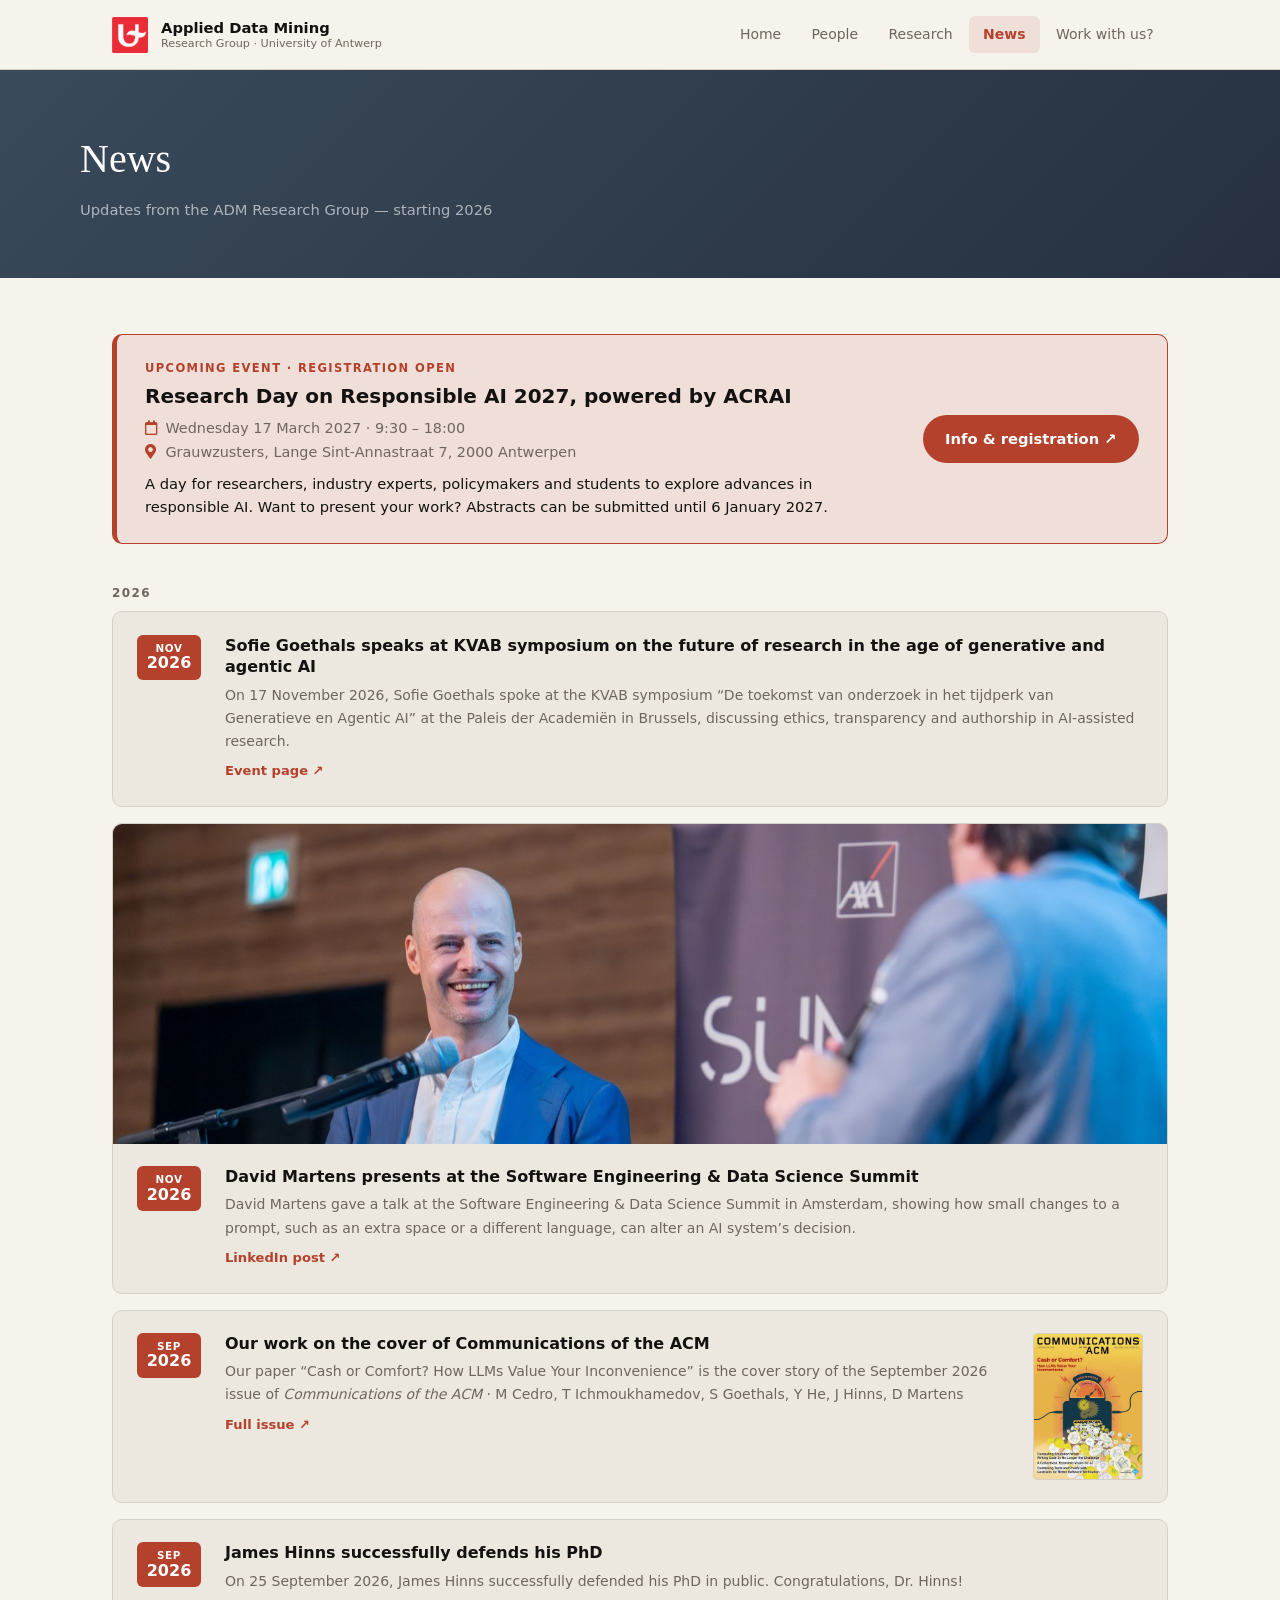
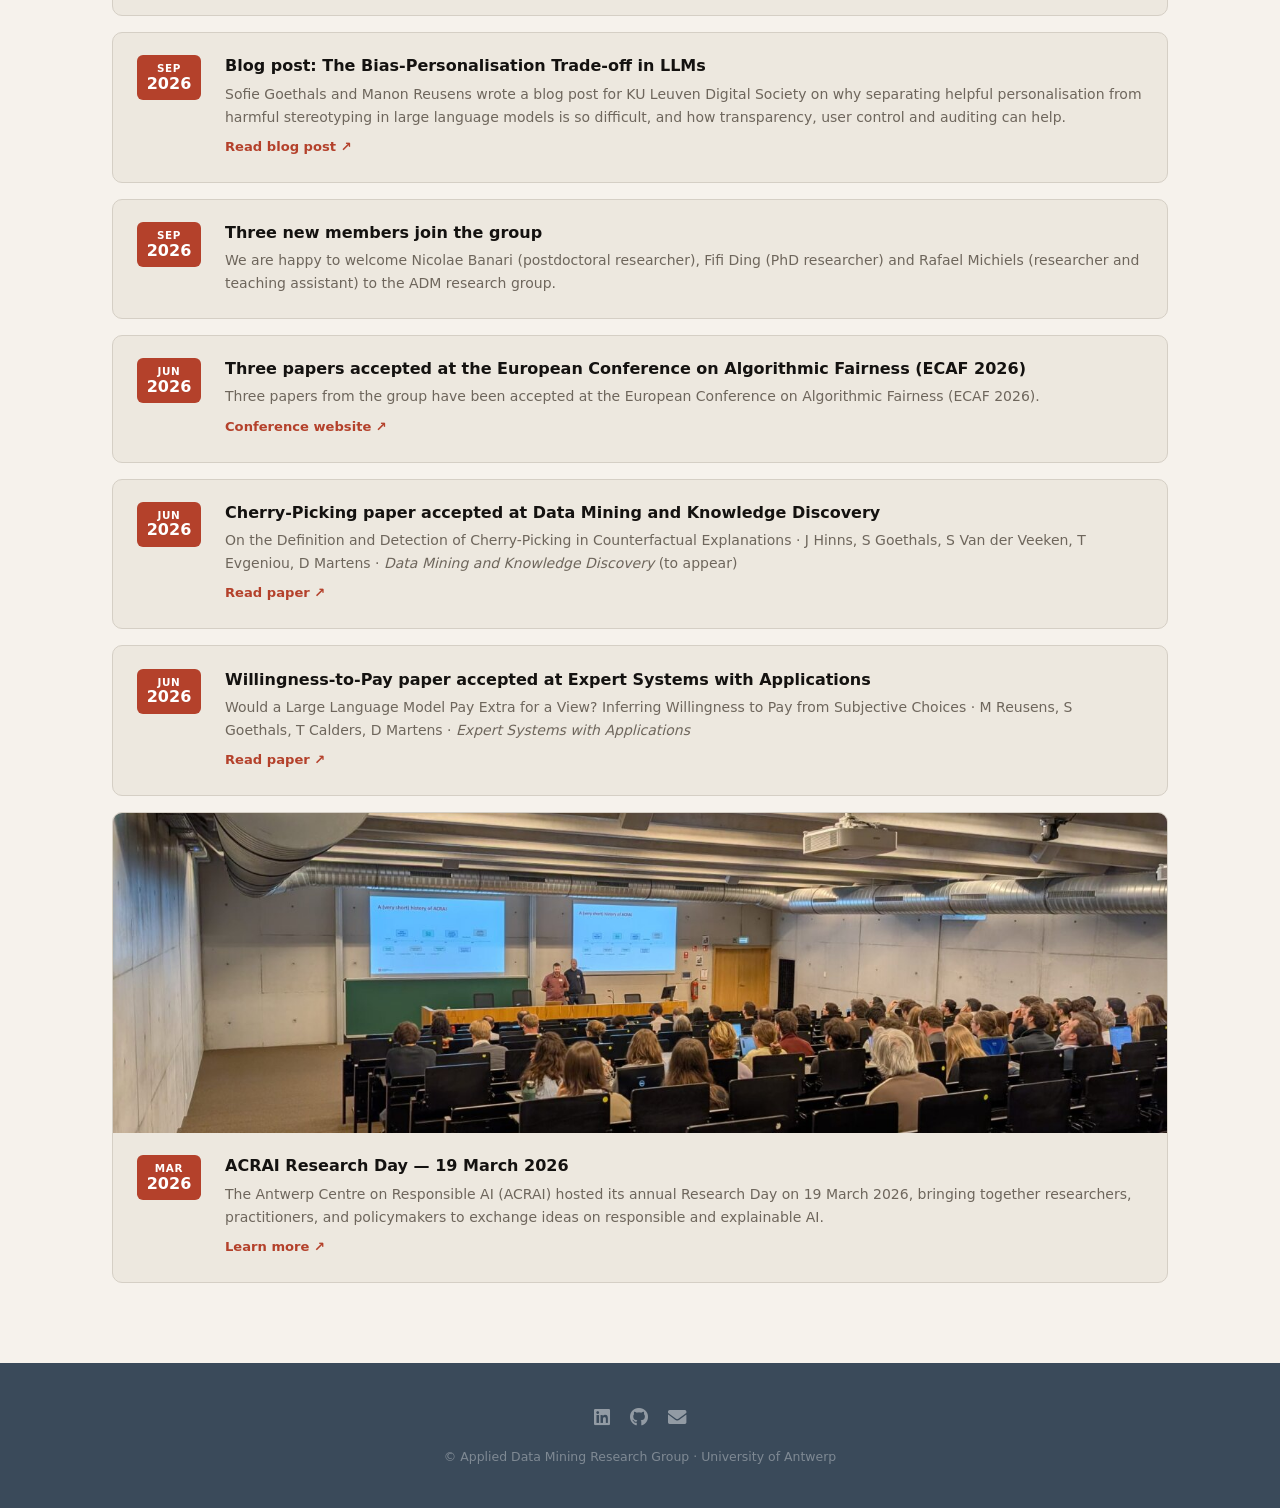
<file: news.html>
<!DOCTYPE html>
<html lang="en">
<head>
  <meta charset="UTF-8" />
  <meta name="viewport" content="width=device-width, initial-scale=1.0" />
  <title>News – ADM Research Group</title>
  <link rel="icon" href="images/UA_Logo.png" />
  <link rel="stylesheet" href="assets/css/fontawesome-all.min.css" />
  <link rel="stylesheet" href="assets/css/adm.css" />
</head>
<body>

  <!-- ════════════════════════════ SHARED NAV — active: News ═══ -->
  <header class="site-nav">
    <div class="nav-inner">
      <a class="nav-brand" href="index.html">
        <img class="nav-logo" src="images/UA_Logo.png" alt="UA" />
        <div class="nav-name">
          <strong>Applied Data Mining</strong>
          <span>Research Group · University of Antwerp</span>
        </div>
      </a>
      <nav class="nav-links">
        <a class="nav-link" href="index.html">Home</a>
        <a class="nav-link" href="people.html">People</a>
        <a class="nav-link" href="research.html">Research</a>
        <a class="nav-link active" href="news.html">News</a>
        <a class="nav-link" href="work-with-us.html">Work with us?</a>
      </nav>
    </div>
  </header>

  <div class="page-banner">
    <div class="page-banner-inner">
      <h1>News</h1>
      <p>Updates from the ADM Research Group — starting 2026</p>
    </div>
  </div>

  <main class="page-content">

    <!-- ═══════════════════════════════════════════════════════
         HOW TO ADD A NEWS ITEM
         Events / announcements  →  copy the standard .news-card block.
         Items with a photo      →  copy the .news-card--featured block.
         Publications            →  copy the .news-badge--pub block.
         Update badge-month (3-letter abbr.), badge-year, title, body.
         Newest items go at the TOP.
    ═══════════════════════════════════════════════════════════ -->

    <!-- ═══════════════════════════════════════════════════════
         UPCOMING EVENT ANNOUNCEMENT
         Update or remove this block once the event has passed.
    ═══════════════════════════════════════════════════════════ -->
    <section class="event-announce">
      <div>
        <p class="event-announce-label">Upcoming event · Registration open</p>
        <h2 class="event-announce-title">Research Day on Responsible AI 2027, powered by ACRAI</h2>
        <p class="event-announce-meta">
          <i class="far fa-calendar"></i> Wednesday 17 March 2027 · 9:30 – 18:00<br />
          <i class="fas fa-map-marker-alt"></i> Grauwzusters, Lange Sint-Annastraat 7, 2000 Antwerpen
        </p>
        <p class="event-announce-body">
          A day for researchers, industry experts, policymakers and students to explore advances in
          responsible AI. Want to present your work? Abstracts can be submitted until 6 January 2027.
        </p>
      </div>
      <a class="event-announce-btn"
         href="https://www.uantwerpen.be/en/research-groups/antwerp-center-responsible-ai/research-day/research_day_2027/"
         target="_blank" rel="noopener">Info &amp; registration ↗</a>
    </section>

    <p class="news-year-label">2026</p>
    <div class="news-list">

      <!-- ── EVENTS ─────────────────────────────────────────────── -->

      <article class="news-card">
        <div class="news-badge">
          <span class="news-badge-month">Nov</span>
          <span class="news-badge-year">2026</span>
        </div>
        <div>
          <h3 class="news-title">Sofie Goethals speaks at KVAB symposium on the future of research in the age of generative and agentic AI</h3>
          <p class="news-body">On 17 November 2026, Sofie Goethals spoke at the KVAB symposium &ldquo;De toekomst van onderzoek in het tijdperk van Generatieve en Agentic AI&rdquo; at the Paleis der Academiën in Brussels, discussing ethics, transparency and authorship in AI-assisted research.</p>
          <a class="news-link" href="https://kvab.be/nl/activiteiten/de-toekomst-van-onderzoek-het-tijdperk-van-generatieve-en-agentic-ai" target="_blank" rel="noopener">Event page ↗</a>
        </div>
      </article>

      <!-- FEATURED — with photo -->
      <article class="news-card news-card--featured">
        <img class="news-card-img"
             src="images/news/AXA%20summit.jpg" style="object-position: center 30%;"
             alt="David Martens presenting at the AXA Software Engineering &amp; Data Science Summit" />
        <div class="news-card-body">
          <div class="news-badge">
            <span class="news-badge-month">Nov</span>
            <span class="news-badge-year">2026</span>
          </div>
          <div>
            <h3 class="news-title">David Martens presents at the Software Engineering &amp; Data Science Summit</h3>
            <p class="news-body">David Martens gave a talk at the Software Engineering &amp; Data Science Summit in Amsterdam, showing how small changes to a prompt, such as an extra space or a different language, can alter an AI system&rsquo;s decision.</p>
            <a class="news-link" href="https://lnkd.in/p/eSr7jShF" target="_blank" rel="noopener">LinkedIn post ↗</a>
          </div>
        </div>
      </article>

      <article class="news-card news-card--thumb">
        <div class="news-badge news-badge--pub">
          <span class="news-badge-month">Sep</span>
          <span class="news-badge-year">2026</span>
        </div>
        <div>
          <h3 class="news-title">Our work on the cover of Communications of the ACM</h3>
          <p class="news-body">Our paper &ldquo;Cash or Comfort? How LLMs Value Your Inconvenience&rdquo; is the cover story of the September 2026 issue of <em>Communications of the ACM</em> · M Cedro, T Ichmoukhamedov, S Goethals, Y He, J Hinns, D Martens</p>
          <a class="news-link" href="https://cacm.acm.org/issue/september-2026/" target="_blank" rel="noopener">Full issue ↗</a>
        </div>
        <img class="news-card-thumb" src="images/news/CACM%20cover.jpg"
             alt="Cover of Communications of the ACM, September 2026: Cash or Comfort? How LLMs Value Your Inconvenience" />
      </article>

      <article class="news-card">
        <div class="news-badge">
          <span class="news-badge-month">Sep</span>
          <span class="news-badge-year">2026</span>
        </div>
        <div>
          <h3 class="news-title">James Hinns successfully defends his PhD</h3>
          <p class="news-body">On 25 September 2026, James Hinns successfully defended his PhD in public. Congratulations, Dr. Hinns!</p>
        </div>
      </article>

      <article class="news-card">
        <div class="news-badge">
          <span class="news-badge-month">Sep</span>
          <span class="news-badge-year">2026</span>
        </div>
        <div>
          <h3 class="news-title">Blog post: The Bias-Personalisation Trade-off in LLMs</h3>
          <p class="news-body">Sofie Goethals and Manon Reusens wrote a blog post for KU Leuven Digital Society on why separating helpful personalisation from harmful stereotyping in large language models is so difficult, and how transparency, user control and auditing can help.</p>
          <a class="news-link" href="https://www.kuleuven.be/digisoc/blog-2/Blogposts/the-bias-personalisation-trade-off-in-llms" target="_blank" rel="noopener">Read blog post ↗</a>
        </div>
      </article>

      <article class="news-card">
        <div class="news-badge">
          <span class="news-badge-month">Sep</span>
          <span class="news-badge-year">2026</span>
        </div>
        <div>
          <h3 class="news-title">Three new members join the group</h3>
          <p class="news-body">We are happy to welcome Nicolae Banari (postdoctoral researcher), Fifi Ding (PhD researcher) and Rafael Michiels (researcher and teaching assistant) to the ADM research group.</p>
        </div>
      </article>

      <article class="news-card">
        <div class="news-badge">
          <span class="news-badge-month">Jun</span>
          <span class="news-badge-year">2026</span>
        </div>
        <div>
          <h3 class="news-title">Three papers accepted at the European Conference on Algorithmic Fairness (ECAF 2026)</h3>
          <p class="news-body">Three papers from the group have been accepted at the European Conference on Algorithmic Fairness (ECAF 2026).</p>
          <a class="news-link" href="https://2026.ecafconference.org/" target="_blank" rel="noopener">Conference website ↗</a>
        </div>
      </article>

      <article class="news-card">
        <div class="news-badge news-badge--pub">
          <span class="news-badge-month">Jun</span>
          <span class="news-badge-year">2026</span>
        </div>
        <div>
          <h3 class="news-title">Cherry-Picking paper accepted at Data Mining and Knowledge Discovery</h3>
          <p class="news-body">On the Definition and Detection of Cherry-Picking in Counterfactual Explanations · J Hinns, S Goethals, S Van der Veeken, T Evgeniou, D Martens · <em>Data Mining and Knowledge Discovery</em> (to appear)</p>
          <a class="news-link" href="https://arxiv.org/abs/2601.04977" target="_blank" rel="noopener">Read paper ↗</a>
        </div>
      </article>

      <article class="news-card">
        <div class="news-badge news-badge--pub">
          <span class="news-badge-month">Jun</span>
          <span class="news-badge-year">2026</span>
        </div>
        <div>
          <h3 class="news-title">Willingness-to-Pay paper accepted at Expert Systems with Applications</h3>
          <p class="news-body">Would a Large Language Model Pay Extra for a View? Inferring Willingness to Pay from Subjective Choices · M Reusens, S Goethals, T Calders, D Martens · <em>Expert Systems with Applications</em></p>
          <a class="news-link" href="https://arxiv.org/abs/2602.09802" target="_blank" rel="noopener">Read paper ↗</a>
        </div>
      </article>

      <!-- FEATURED — with photo -->
      <article class="news-card news-card--featured">
        <img class="news-card-img"
             src="images/news/ACRAI%20research%20day.jpeg"
             alt="ACRAI Research Day 2026" />
        <div class="news-card-body">
          <div class="news-badge">
            <span class="news-badge-month">Mar</span>
            <span class="news-badge-year">2026</span>
          </div>
          <div>
            <h3 class="news-title">ACRAI Research Day — 19 March 2026</h3>
            <p class="news-body">The Antwerp Centre on Responsible AI (ACRAI) hosted its annual Research Day
               on 19 March 2026, bringing together researchers, practitioners, and policymakers
               to exchange ideas on responsible and explainable AI.</p>
            <a class="news-link"
               href="https://www.uantwerpen.be/en/research-groups/antwerp-center-responsible-ai/research-day/"
               target="_blank" rel="noopener">Learn more ↗</a>
          </div>
        </div>
      </article>

      <!-- ── PUBLICATIONS 2026 ──────────────────────────────────── 

      <article class="news-card">
        <div class="news-badge news-badge--pub">
          <span class="news-badge-month">New</span>
          <span class="news-badge-year">Paper</span>
        </div>
        <div>
          <h3 class="news-title">Prompt-Counterfactual Explanations for Generative AI System Behavior</h3>
          <p class="news-body">S Goethals, F Provost, J Sedoc · <em>arXiv preprint</em></p>
          <a class="news-link" href="https://arxiv.org/abs/2601.03156" target="_blank" rel="noopener">Read paper ↗</a>
        </div>
      </article>

      <article class="news-card">
        <div class="news-badge news-badge--pub">
          <span class="news-badge-month">New</span>
          <span class="news-badge-year">Paper</span>
        </div>
        <div>
          <h3 class="news-title">On the Definition and Detection of Cherry-Picking in Counterfactual Explanations</h3>
          <p class="news-body">J Hinns, S Goethals, S Van der Veeken, T Evgeniou, D Martens · <em>arXiv preprint</em></p>
          <a class="news-link" href="https://arxiv.org/abs/2601.04977" target="_blank" rel="noopener">Read paper ↗</a>
        </div>
      </article>

      <article class="news-card">
        <div class="news-badge news-badge--pub">
          <span class="news-badge-month">New</span>
          <span class="news-badge-year">Paper</span>
        </div>
        <div>
          <h3 class="news-title">Would a Large Language Model Pay Extra for a View? Inferring Willingness to Pay from Subjective Choices</h3>
          <p class="news-body">M Reusens, S Goethals, T Calders, D Martens · <em>arXiv preprint</em></p>
          <a class="news-link" href="https://arxiv.org/abs/2602.09802" target="_blank" rel="noopener">Read paper ↗</a>
        </div>
      </article>

      <article class="news-card">
        <div class="news-badge news-badge--pub">
          <span class="news-badge-month">New</span>
          <span class="news-badge-year">Paper</span>
        </div>
        <div>
          <h3 class="news-title">Reranking individuals: The effect of fair classification within-groups</h3>
          <p class="news-body">S Goethals, M Favier, T Calders · <em>ACM Journal on Responsible Computing</em></p>
          <a class="news-link" href="https://arxiv.org/abs/2401.13391" target="_blank" rel="noopener">Read paper ↗</a>
        </div>
      </article>

      <article class="news-card">
        <div class="news-badge news-badge--pub">
          <span class="news-badge-month">New</span>
          <span class="news-badge-year">Paper</span>
        </div>
        <div>
          <h3 class="news-title">Fairness principles across contexts: evaluating gender disparities of facts and opinions in large language models</h3>
          <p class="news-body">S Goethals, L Rhue, A Sundararajan · <em>AI and Ethics</em></p>
          <a class="news-link" href="https://link.springer.com/article/10.1007/s43681-025-00876-5" target="_blank" rel="noopener">Read paper ↗</a>
        </div>
      </article>

      <article class="news-card">
        <div class="news-badge news-badge--pub">
          <span class="news-badge-month">New</span>
          <span class="news-badge-year">Paper</span>
        </div>
        <div>
          <h3 class="news-title">Adapting Multiverse Analysis for Prediction: A Decision-Maker's Dashboard</h3>
          <p class="news-body">F Ding, G Shmueli, T Greene, S Goethals · <em>Navigating the Model Uncertainty and the Rashomon Effect</em></p>
          <a class="news-link" href="https://openreview.net/pdf?id=fzt5SvBx1E" target="_blank" rel="noopener">Read paper ↗</a>
        </div>
      </article>

      <article class="news-card">
        <div class="news-badge news-badge--pub">
          <span class="news-badge-month">New</span>
          <span class="news-badge-year">Paper</span>
        </div>
        <div>
          <h3 class="news-title">Calculating and Visualizing Feature Importance Values for Counterfactual Explanations</h3>
          <p class="news-body">B Meulemeester, RMB de Oliveira, Y He, D Martens · <em>IEEE Access</em></p>
          <a class="news-link" href="https://arxiv.org/abs/2306.06506" target="_blank" rel="noopener">Read paper ↗</a>
        </div>
      </article>

      <article class="news-card">
        <div class="news-badge news-badge--pub">
          <span class="news-badge-month">New</span>
          <span class="news-badge-year">Paper</span>
        </div>
        <div>
          <h3 class="news-title">An Agentic Approach to Generating XAI-Narratives</h3>
          <p class="news-body">Y He, D Martens · <em>arXiv preprint</em></p>
          <a class="news-link" href="https://arxiv.org/abs/2603.20003" target="_blank" rel="noopener">Read paper ↗</a>
        </div>
      </article>

      <article class="news-card">
        <div class="news-badge news-badge--pub">
          <span class="news-badge-month">New</span>
          <span class="news-badge-year">Paper</span>
        </div>
        <div>
          <h3 class="news-title">On the Importance and Evaluation of Narrativity in Natural Language AI Explanations</h3>
          <p class="news-body">M Cedro, D Martens · <em>arXiv preprint</em></p>
          <a class="news-link" href="https://arxiv.org/abs/2604.18311" target="_blank" rel="noopener">Read paper ↗</a>
        </div>
      </article>

      <article class="news-card">
        <div class="news-badge news-badge--pub">
          <span class="news-badge-month">New</span>
          <span class="news-badge-year">Paper</span>
        </div>
        <div>
          <h3 class="news-title">Voluntary Tax Disclosures of Listed Companies in Europe</h3>
          <p class="news-body">M Van Roy, A Jorissen, A Van de Vijver, D Martens · <em>Accounting in Europe</em></p>
          <a class="news-link" href="https://www.tandfonline.com/doi/full/10.1080/17449480.2026.2630670" target="_blank" rel="noopener">Read paper ↗</a>
        </div>
      </article>

      <!-- PASTE NEW NEWS ITEMS ABOVE THIS LINE -->

    </div>
  </main>

  <!-- ═══════════════════════════ SHARED FOOTER ════════════════ -->
  <footer class="site-footer">
    <div class="footer-inner">
      <div class="footer-icons">
        <a href="https://www.linkedin.com/school/uantwerpenfbe/" title="LinkedIn"><i class="fab fa-linkedin"></i></a>
        <a href="https://github.com/ADMAntwerp" title="GitHub"><i class="fab fa-github"></i></a>
        <a href="mailto:david.martens@uantwerp.be" title="Email"><i class="fas fa-envelope"></i></a>
      </div>
      <p class="footer-copy">&copy; Applied Data Mining Research Group &middot; University of Antwerp</p>
    </div>
  </footer>

</body>
</html>
</file>
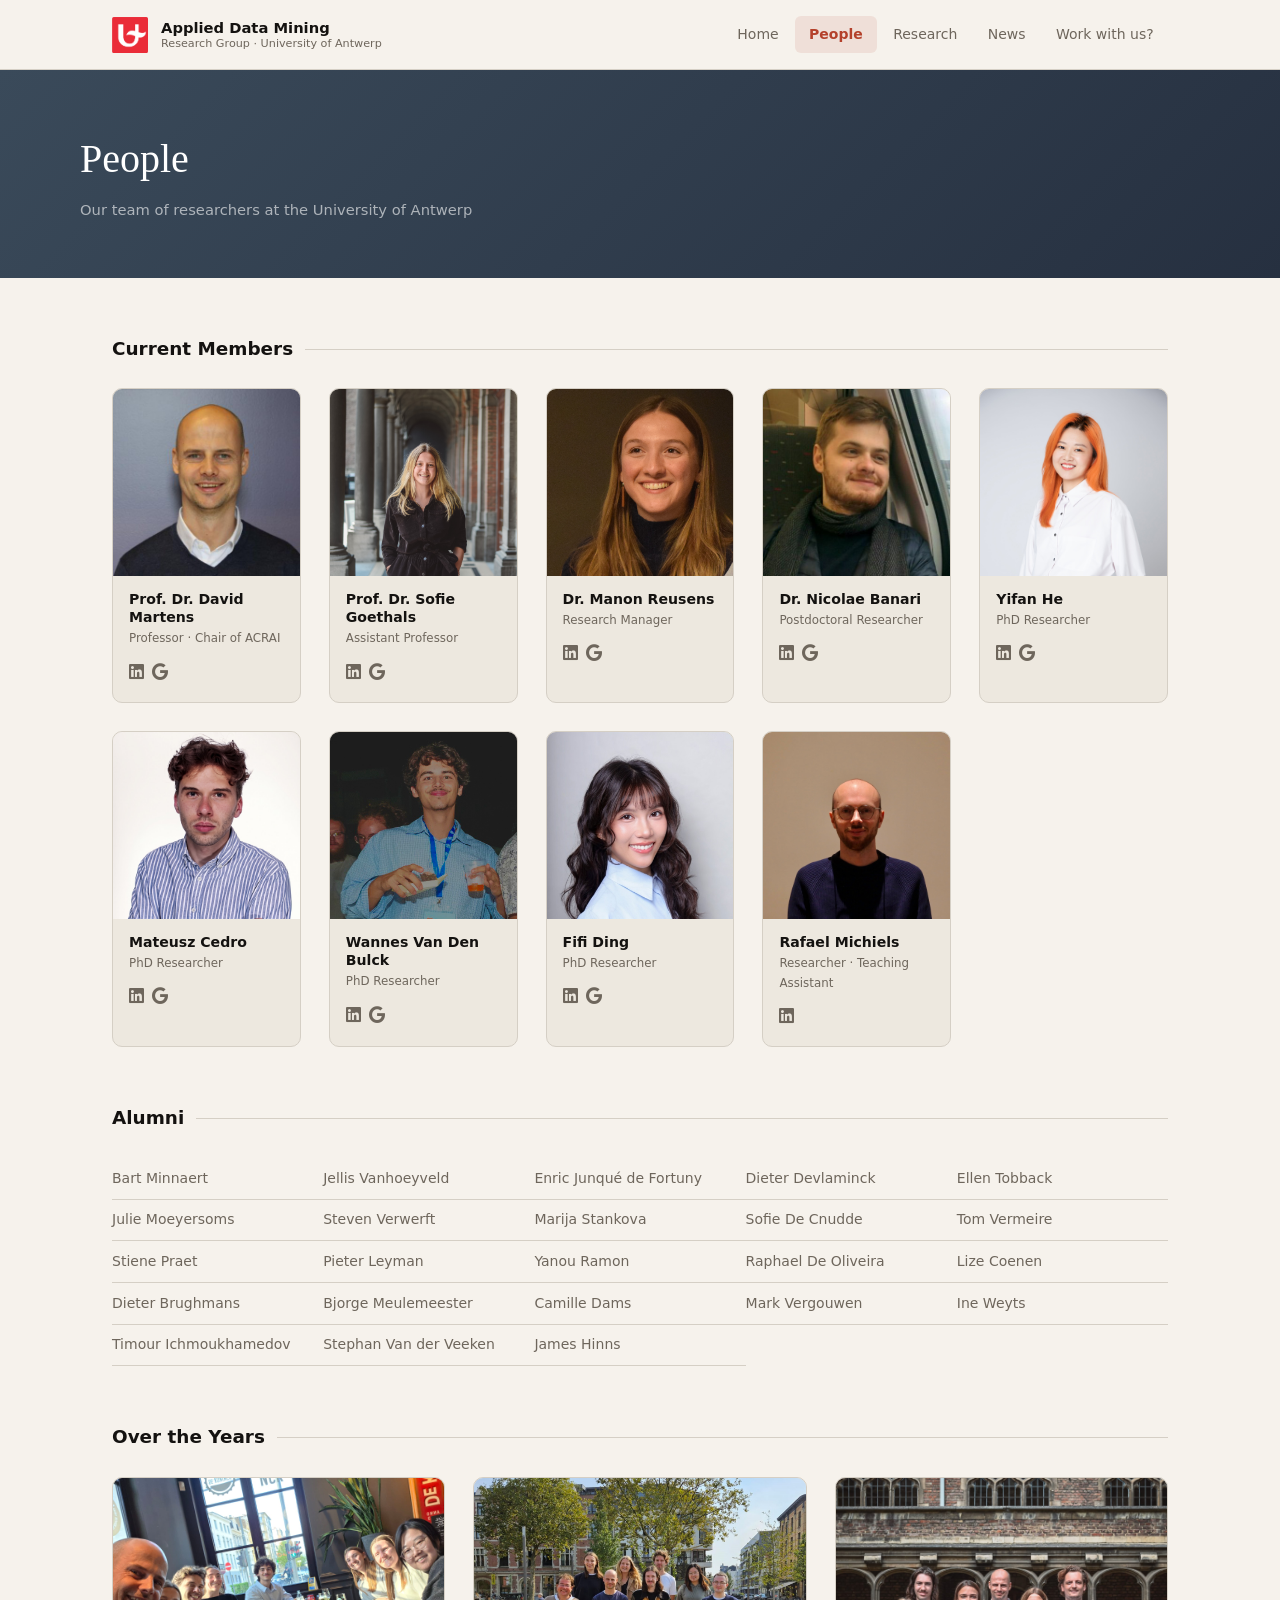
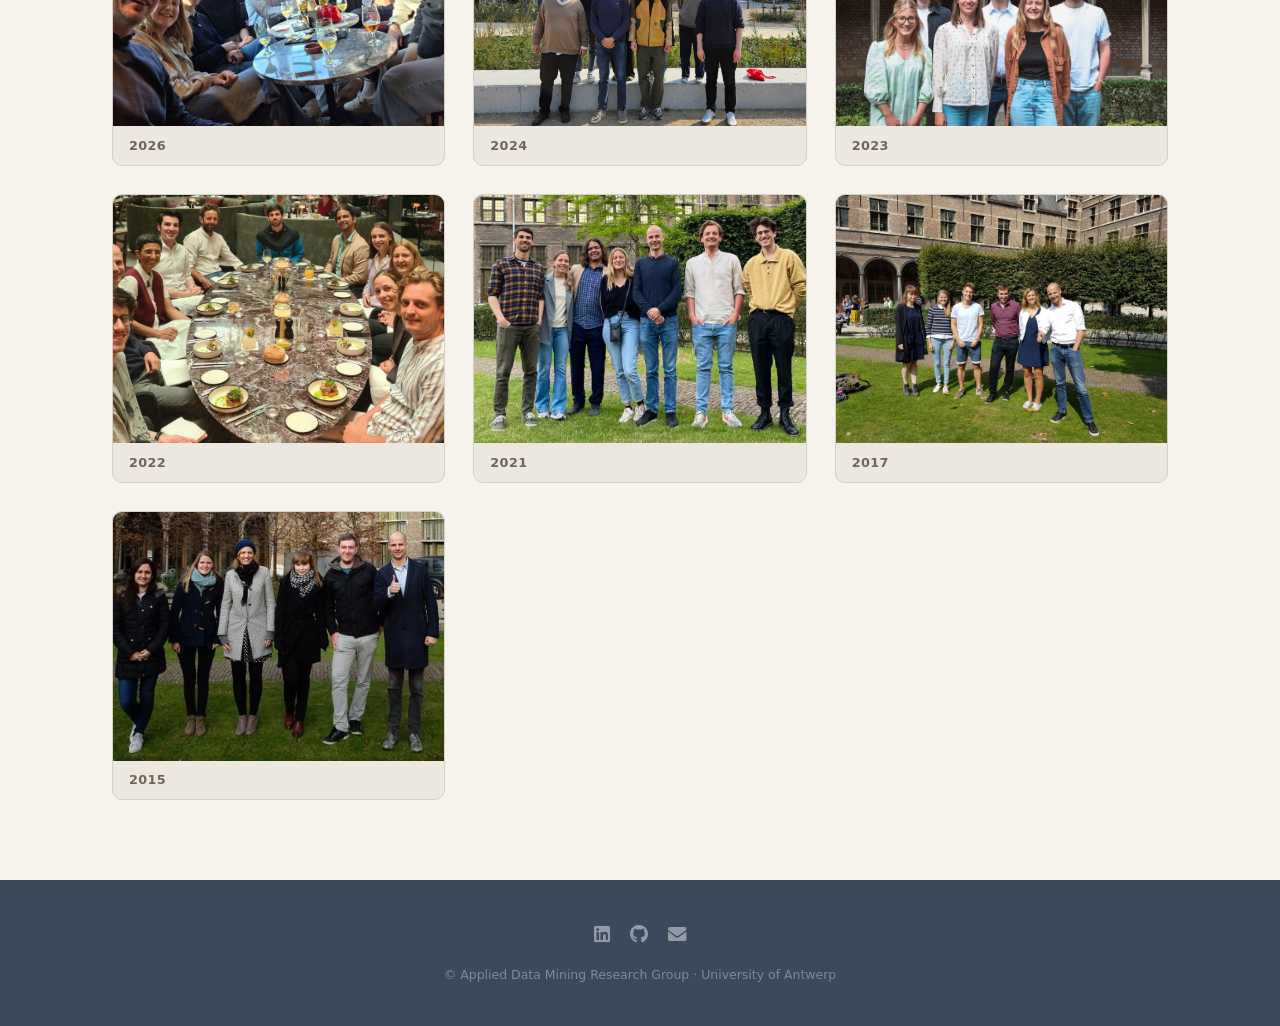
<file: people.html>
<!DOCTYPE html>
<html lang="en">
<head>
  <meta charset="UTF-8" />
  <meta name="viewport" content="width=device-width, initial-scale=1.0" />
  <title>People – ADM Research Group</title>
  <link rel="icon" href="images/UA_Logo.png" />
  <link rel="stylesheet" href="assets/css/fontawesome-all.min.css" />
  <link rel="stylesheet" href="assets/css/adm.css" />
</head>
<body>

  <!-- ═══════════════════════════ SHARED NAV — active: People ══ -->
  <header class="site-nav">
    <div class="nav-inner">
      <a class="nav-brand" href="index.html">
        <img class="nav-logo" src="images/UA_Logo.png" alt="UA" />
        <div class="nav-name">
          <strong>Applied Data Mining</strong>
          <span>Research Group · University of Antwerp</span>
        </div>
      </a>
      <nav class="nav-links">
        <a class="nav-link" href="index.html">Home</a>
        <a class="nav-link active" href="people.html">People</a>
        <a class="nav-link" href="research.html">Research</a>
        <a class="nav-link" href="news.html">News</a>
        <a class="nav-link" href="work-with-us.html">Work with us?</a>
      </nav>
    </div>
  </header>

  <div class="page-banner">
    <div class="page-banner-inner">
      <h1>People</h1>
      <p>Our team of researchers at the University of Antwerp</p>
    </div>
  </div>

  <main class="page-content">

    <!-- ═══════════════════════════════════════════════════════
         PRINCIPAL INVESTIGATOR
         Edit name, role, bio text, and social links below.
    ═══════════════════════════════════════════════════════════ -->
    <!--
    <h2 class="sh">Principal Investigator</h2>

    <div class="pi-card">
      <img class="pi-photo" src="images/current_members/David.jpg" alt="David Martens" />
      <div>
        <p class="pi-name">Prof. Dr. David Martens</p>
        <p class="pi-role">Principal Investigator · Chair of ACRAI</p>
        <p class="pi-bio">
          David Martens is a professor at the University of Antwerp's Department of Engineering Management
          and chair of the Antwerp Centre on Responsible AI (ACRAI). His research focuses on
          explainable AI (counterfactual explanations), and agentic decision-making.
          He led the University of Antwerp to become the first in Flanders to offer a course
          on Data Science and Ethics.
        </p>
        <div class="pi-links">
          <a href="https://www.linkedin.com/in/davidmartens/" title="LinkedIn"><i class="fab fa-linkedin"></i></a>
          <a href="https://scholar.google.com/citations?hl=en&user=gbce1doAAAAJ" title="Google Scholar"><i class="fab fa-google"></i></a>
        </div>
      </div>
    </div>
    -->

    <!-- ═══════════════════════════════════════════════════════
         CURRENT MEMBERS
         HOW TO ADD A MEMBER
         1. Copy one <div class="member-card"> … </div> block.
         2. Update: name, role, photo src (images/current_members/),
            and the social links. Remove any <a> you don't have.
    ═══════════════════════════════════════════════════════════ -->
    <h2 class="sh">Current Members</h2>
    <div class="members-grid">

      <!-- MEMBER -->
      <div class="member-card">
        <img src="images/current_members/David.jpg" alt="David Martens" />
        <div class="member-body">
          <p class="member-name">Prof. Dr. David Martens</p>
          <p class="member-role">Professor · Chair of ACRAI</p>
          <div class="member-icons">
            <a href="https://www.linkedin.com/in/davidmartens/" title="LinkedIn"><i class="fab fa-linkedin"></i></a>
            <a href="https://scholar.google.com/citations?hl=en&user=gbce1doAAAAJ" title="Google Scholar"><i class="fab fa-google"></i></a>
          </div>
        </div>
      </div>

      <!-- MEMBER -->
      <div class="member-card">
        <img src="images/current_members/Sofie.jpg" alt="Sofie Goethals" />
        <div class="member-body">
          <p class="member-name">Prof. Dr. Sofie Goethals</p>
          <p class="member-role">Assistant Professor</p>
          <div class="member-icons">
            <a href="https://www.linkedin.com/in/sofie-goethals-76805b158/" title="LinkedIn"><i class="fab fa-linkedin"></i></a>
            <a href="https://scholar.google.com/citations?hl=en&user=3yM14pcAAAAJ" title="Google Scholar"><i class="fab fa-google"></i></a>
          </div>
        </div>
      </div>

      <!-- MEMBER -->
      <div class="member-card">
        <img src="images/current_members/Manon.jpg" alt="Manon Reusens" />
        <div class="member-body">
          <p class="member-name">Dr. Manon Reusens</p>
          <p class="member-role">Research Manager</p>
          <div class="member-icons">
            <a href="https://www.linkedin.com/in/manon-reusens-0a3b63189/" title="LinkedIn"><i class="fab fa-linkedin"></i></a>
            <a href="https://scholar.google.be/citations?user=fvbtYzMAAAAJ&hl=en&oi=ao" title="Google Scholar"><i class="fab fa-google"></i></a>
          </div>
        </div>
      </div>


      <!-- MEMBER -->
      <div class="member-card">
        <img src="images/current_members/Nicolae.jpg" alt="Nicolae Banari" />
        <div class="member-body">
          <p class="member-name">Dr. Nicolae Banari</p>
          <p class="member-role">Postdoctoral Researcher</p>
          <div class="member-icons">
            <a href="https://www.linkedin.com/in/nikolay-banar-40b17bb2/" title="LinkedIn"><i class="fab fa-linkedin"></i></a>
            <a href="https://scholar.google.be/citations?hl=en&amp;user=PZ8bAEcAAAAJ" title="Google Scholar"><i class="fab fa-google"></i></a>
          </div>
        </div>
      </div>

      <!-- MEMBER -->
      <div class="member-card">
        <img src="images/current_members/Yifan.jpg" alt="Yifan He" />
        <div class="member-body">
          <p class="member-name">Yifan He</p>
          <p class="member-role">PhD Researcher</p>
          <div class="member-icons">
            <a href="https://www.linkedin.com/in/yifanhe2024/" title="LinkedIn"><i class="fab fa-linkedin"></i></a>
            <a href="https://scholar.google.be/citations?user=fULaJo0AAAAJ&hl=en&oi=ao" title="Google Scholar"><i class="fab fa-google"></i></a>
          </div>
        </div>
      </div>

      <!-- MEMBER -->
      <div class="member-card">
        <img src="images/current_members/Mateusz_2026.jpg" alt="Mateusz Cedro" />
        <div class="member-body">
          <p class="member-name">Mateusz Cedro</p>
          <p class="member-role">PhD Researcher</p>
          <div class="member-icons">
            <a href="https://www.linkedin.com/in/mateusz-cedro/" title="LinkedIn"><i class="fab fa-linkedin"></i></a>
            <a href="https://scholar.google.com/citations?user=srXiChUAAAAJ&hl=en" title="Google Scholar"><i class="fab fa-google"></i></a>
          </div>
        </div>
      </div>

            <!-- MEMBER -->
      <div class="member-card">
        <img src="images/current_members/Wannes_2026.jpg" alt="Wannes Van Den Bulck" />
        <div class="member-body">
          <p class="member-name">Wannes Van Den Bulck</p>
          <p class="member-role">PhD Researcher</p>
          <div class="member-icons">
            <a href="https://www.linkedin.com/in/vdbwannes/" title="LinkedIn"><i class="fab fa-linkedin"></i></a>
            <a href="https://scholar.google.be/citations?user=TmTfUkoAAAAJ&amp;hl=en" title="Google Scholar"><i class="fab fa-google"></i></a>
          </div>
        </div>
      </div>

      <!-- MEMBER -->
      <div class="member-card">
        <img src="images/current_members/Fifi.jpg" alt="Fifi Ding" />
        <div class="member-body">
          <p class="member-name">Fifi Ding</p>
          <p class="member-role">PhD Researcher</p>
          <div class="member-icons">
            <a href="https://www.linkedin.com/in/fifi-ding-b71201300/" title="LinkedIn"><i class="fab fa-linkedin"></i></a>
            <a href="https://scholar.google.be/citations?user=tTLYaBMAAAAJ&amp;hl=en" title="Google Scholar"><i class="fab fa-google"></i></a>
          </div>
        </div>
      </div>

      <!-- MEMBER -->
      <div class="member-card">
        <img src="images/current_members/Rafael.jpg" alt="Rafael Michiels" />
        <div class="member-body">
          <p class="member-name">Rafael Michiels</p>
          <p class="member-role">Researcher · Teaching Assistant</p>
          <div class="member-icons">
            <a href="https://www.linkedin.com/in/rafael-michiels/" title="LinkedIn"><i class="fab fa-linkedin"></i></a>
          </div>
        </div>
      </div>

      <!-- PASTE NEW MEMBER CARDS ABOVE THIS LINE -->

    </div><!-- /members-grid -->


    <!-- ═══════════════════════════════════════════════════════
         ALUMNI
         HOW TO ADD: add a <li class="alumni-item">Name</li>
    ═══════════════════════════════════════════════════════════ -->
    <h2 class="sh">Alumni</h2>
    <ul class="alumni-grid">
      <li class="alumni-item">Bart Minnaert</li>
      <li class="alumni-item">Jellis Vanhoeyveld</li>
      <li class="alumni-item">Enric Junqué de Fortuny</li>
      <li class="alumni-item">Dieter Devlaminck</li>
      <li class="alumni-item">Ellen Tobback</li>
      <li class="alumni-item">Julie Moeyersoms</li>
      <li class="alumni-item">Steven Verwerft</li>
      <li class="alumni-item">Marija Stankova</li>
      <li class="alumni-item">Sofie De Cnudde</li>
      <li class="alumni-item">Tom Vermeire</li>
      <li class="alumni-item">Stiene Praet</li>
      <li class="alumni-item">Pieter Leyman</li>
      <li class="alumni-item">Yanou Ramon</li>
      <li class="alumni-item">Raphael De Oliveira</li>
      <li class="alumni-item">Lize Coenen</li>
      <li class="alumni-item">Dieter Brughmans</li>
      <li class="alumni-item">Bjorge Meulemeester</li>
      <li class="alumni-item">Camille Dams</li>
      <li class="alumni-item">Mark Vergouwen</li>
      <li class="alumni-item">Ine Weyts</li>
      <li class="alumni-item">Timour Ichmoukhamedov</li>
      <li class="alumni-item">Stephan Van der Veeken</li>
      <li class="alumni-item">James Hinns</li>
      <!-- PASTE NEW ALUMNI ABOVE THIS LINE -->
    </ul>


    <!-- ═══════════════════════════════════════════════════════
         OVER THE YEARS
         HOW TO ADD: copy a <figure class="gallery-figure"> block,
         update the year and src (images/group_pics/).
    ═══════════════════════════════════════════════════════════ -->
    <h2 class="sh">Over the Years</h2>
    <div class="gallery-grid">
      <figure class="gallery-figure">
        <img src="images/group_pics/2026.jpeg" alt="Group 2026" />
        <figcaption class="gallery-caption">2026</figcaption>
      </figure>
      <figure class="gallery-figure">
        <img src="images/group_pics/2024.jpeg" alt="Group 2024" />
        <figcaption class="gallery-caption">2024</figcaption>
      </figure>
      <figure class="gallery-figure">
        <img src="images/group_pics/2023.jpeg" alt="Group 2023" />
        <figcaption class="gallery-caption">2023</figcaption>
      </figure>
      <figure class="gallery-figure">
        <img src="images/group_pics/2022.jpeg" alt="Group 2022" />
        <figcaption class="gallery-caption">2022</figcaption>
      </figure>
      <figure class="gallery-figure">
        <img src="images/group_pics/2021.jpeg" alt="Group 2021" />
        <figcaption class="gallery-caption">2021</figcaption>
      </figure>
      <figure class="gallery-figure">
        <img src="images/group_pics/2017.jpg" alt="Group 2017" />
        <figcaption class="gallery-caption">2017</figcaption>
      </figure>
      <figure class="gallery-figure">
        <img src="images/group_pics/2015.jpg" alt="Group 2015" />
        <figcaption class="gallery-caption">2015</figcaption>
      </figure>
      <!-- PASTE NEW GALLERY FIGURES ABOVE THIS LINE -->
    </div>

  </main>

  <!-- ═══════════════════════════ SHARED FOOTER ════════════════ -->
  <footer class="site-footer">
    <div class="footer-inner">
      <div class="footer-icons">
        <a href="https://www.linkedin.com/school/uantwerpenfbe/" title="LinkedIn"><i class="fab fa-linkedin"></i></a>
        <a href="https://github.com/ADMAntwerp" title="GitHub"><i class="fab fa-github"></i></a>
        <a href="mailto:david.martens@uantwerp.be" title="Email"><i class="fas fa-envelope"></i></a>
      </div>
      <p class="footer-copy">&copy; Applied Data Mining Research Group &middot; University of Antwerp</p>
    </div>
  </footer>

</body>
</html>
</file>
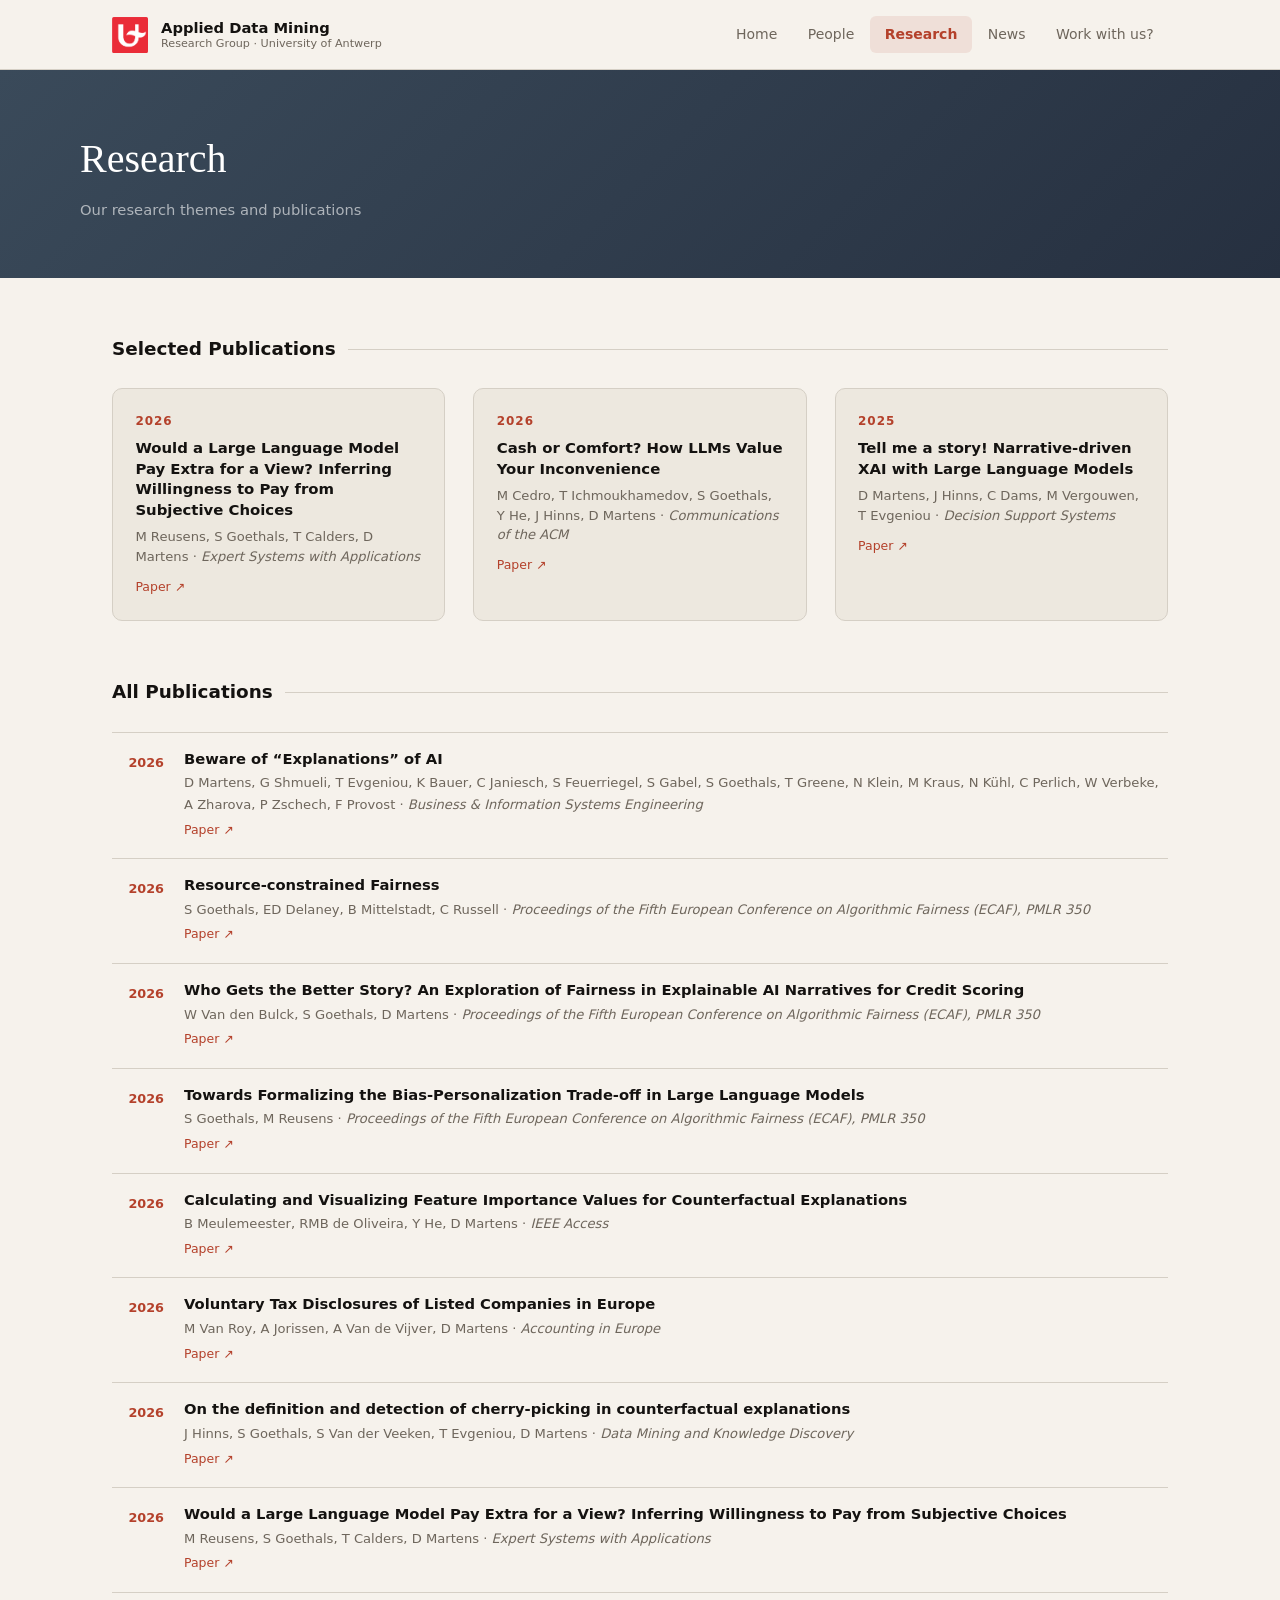
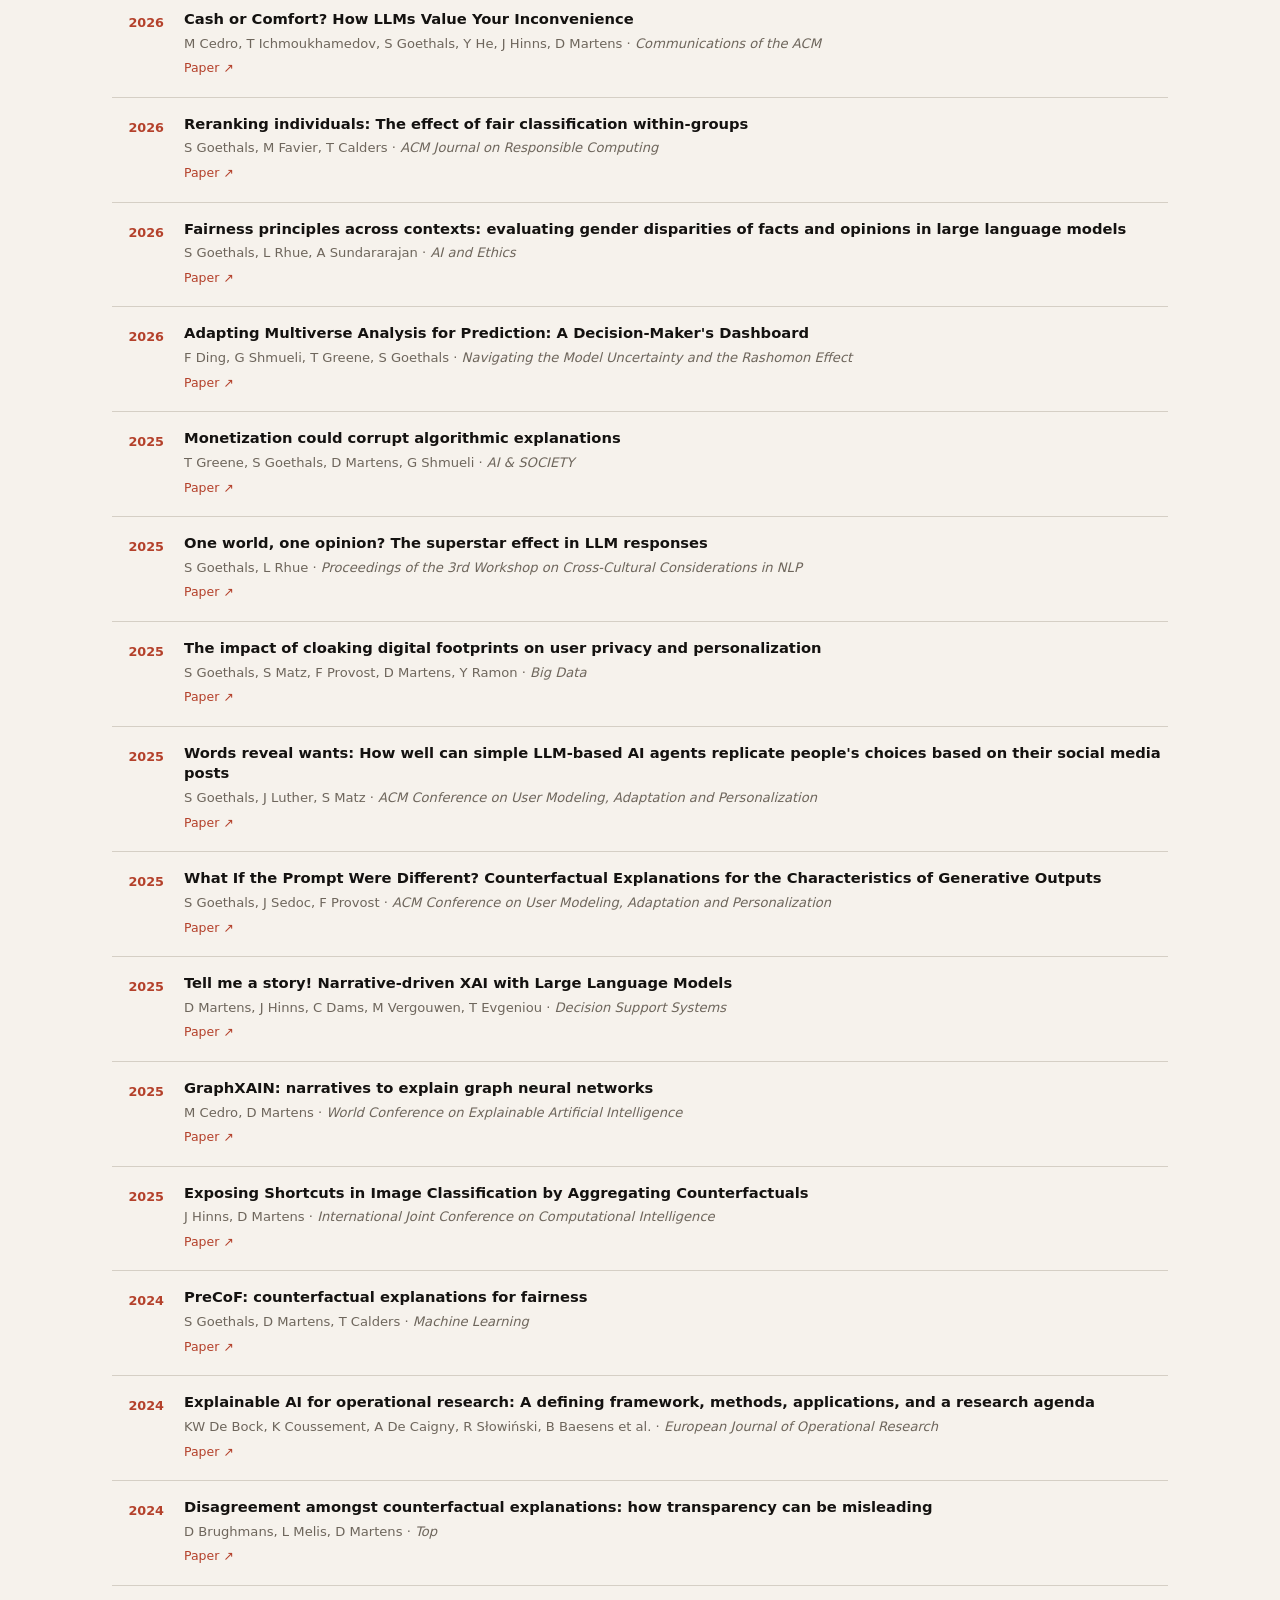
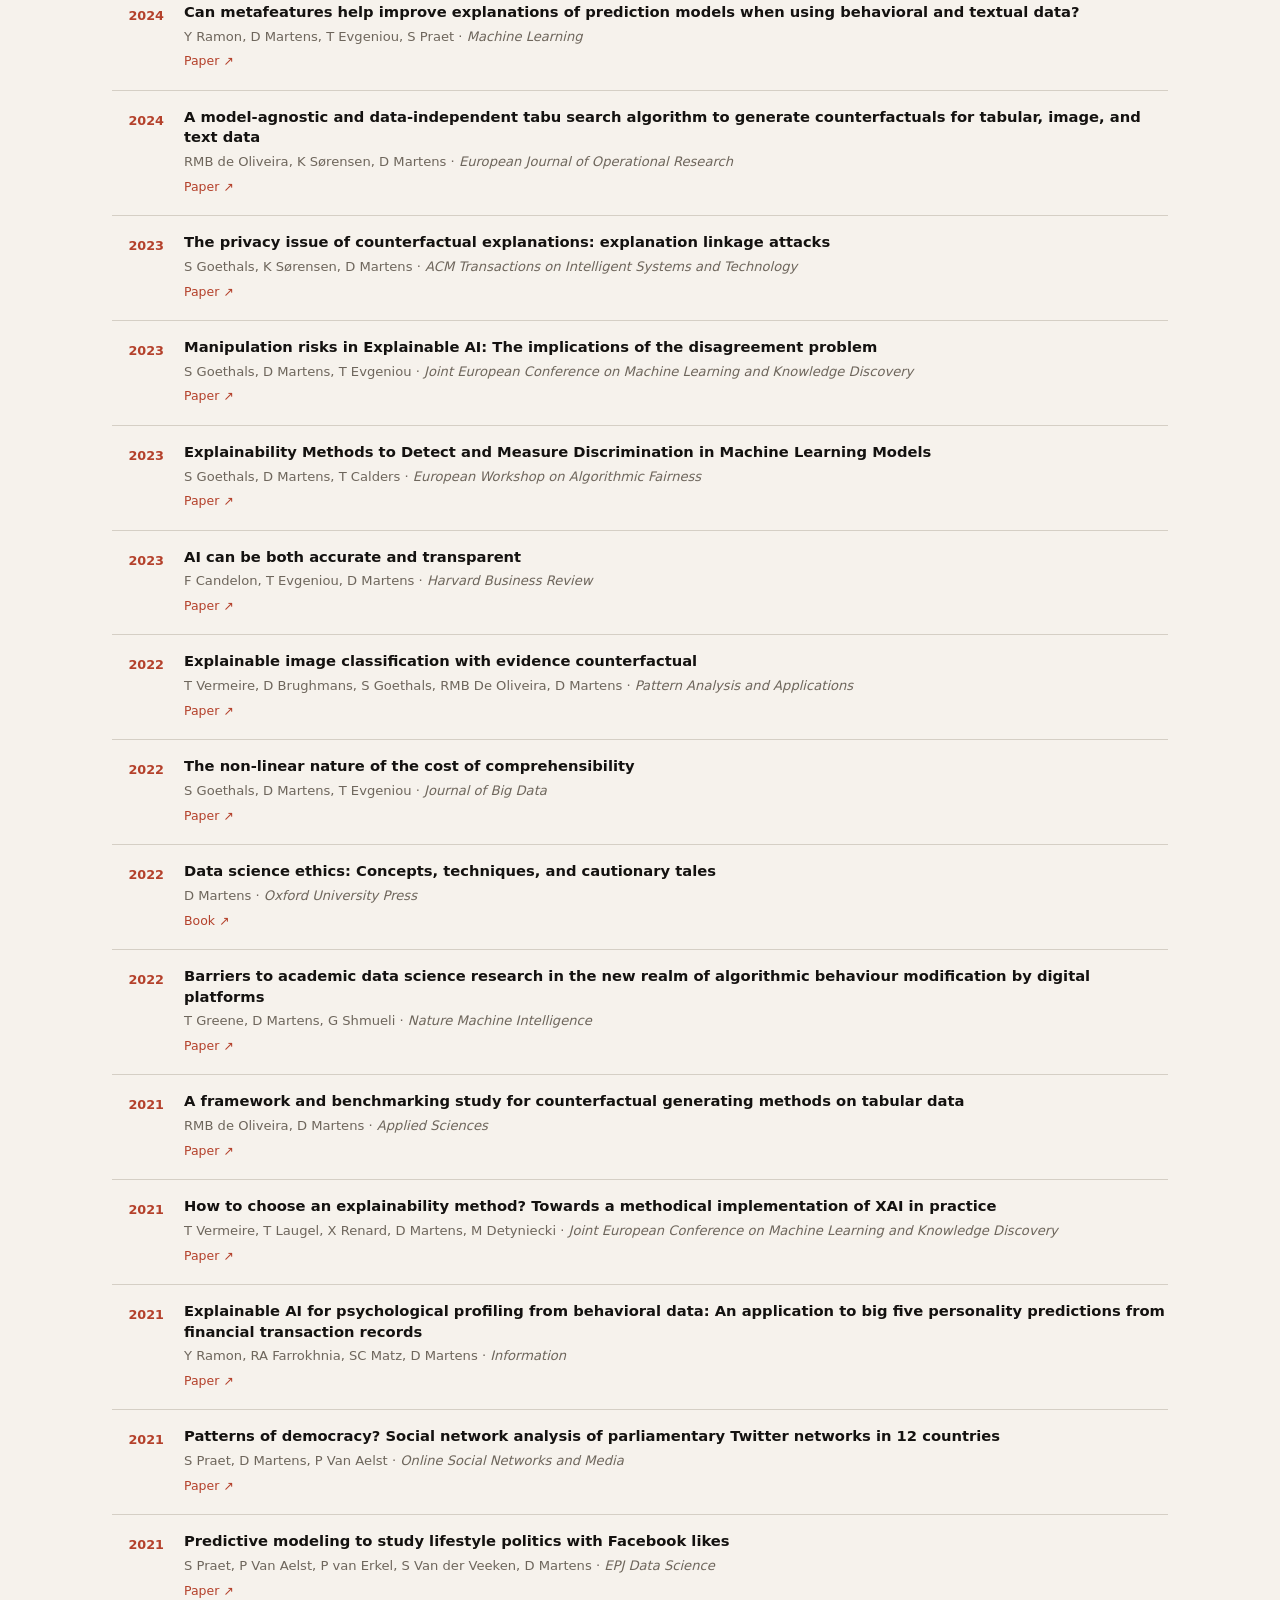
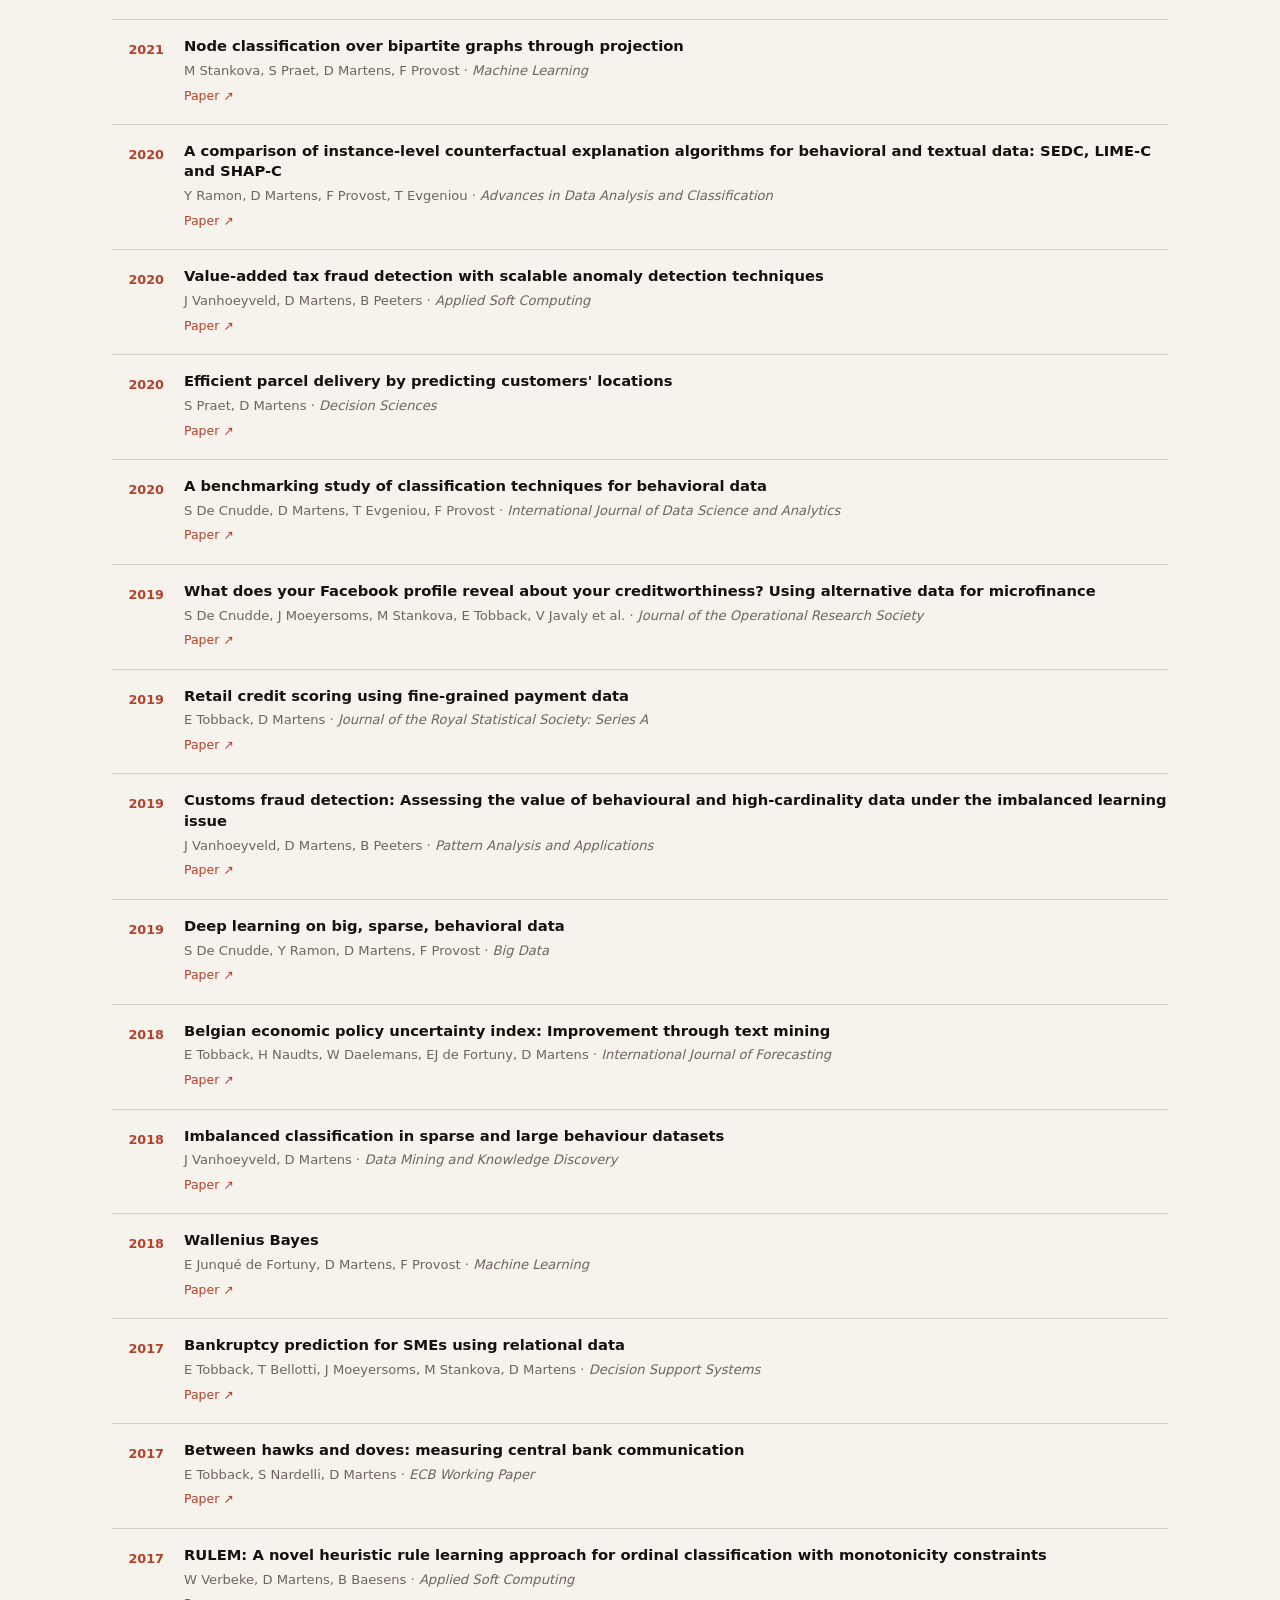
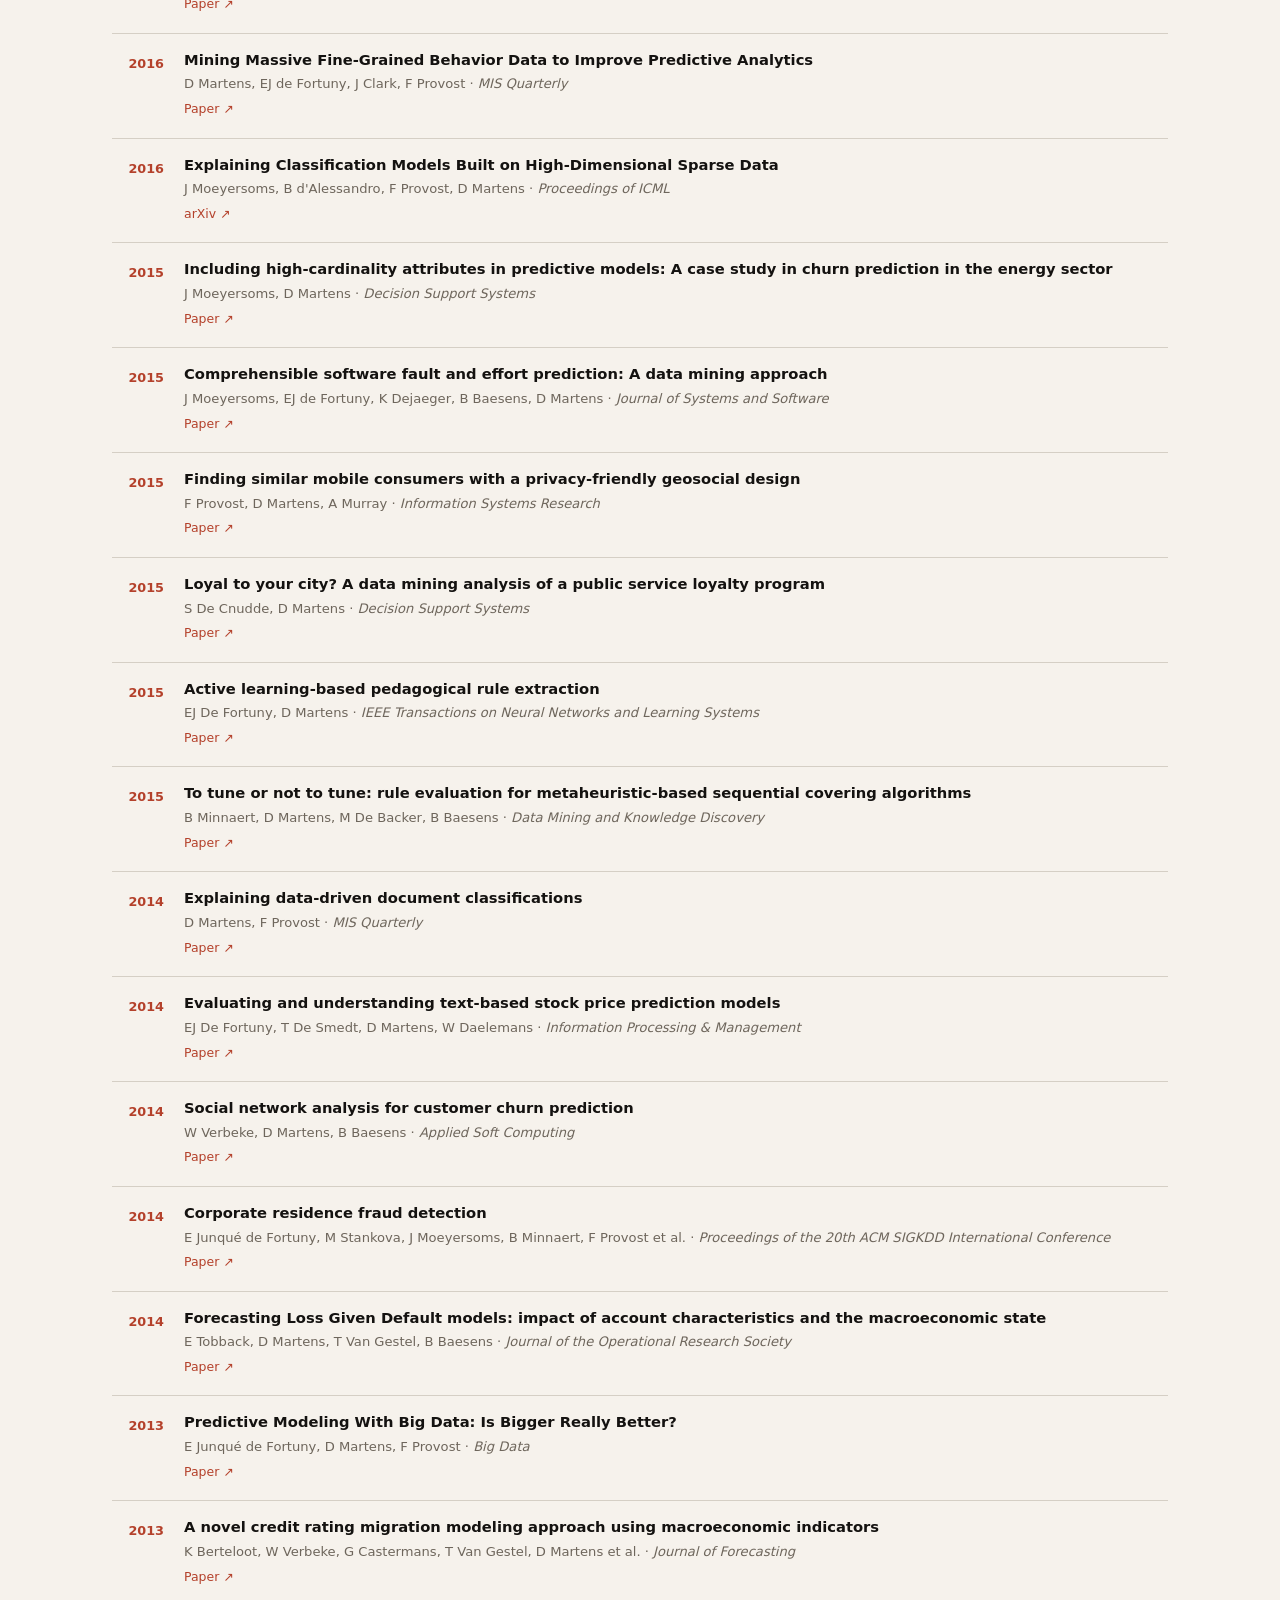
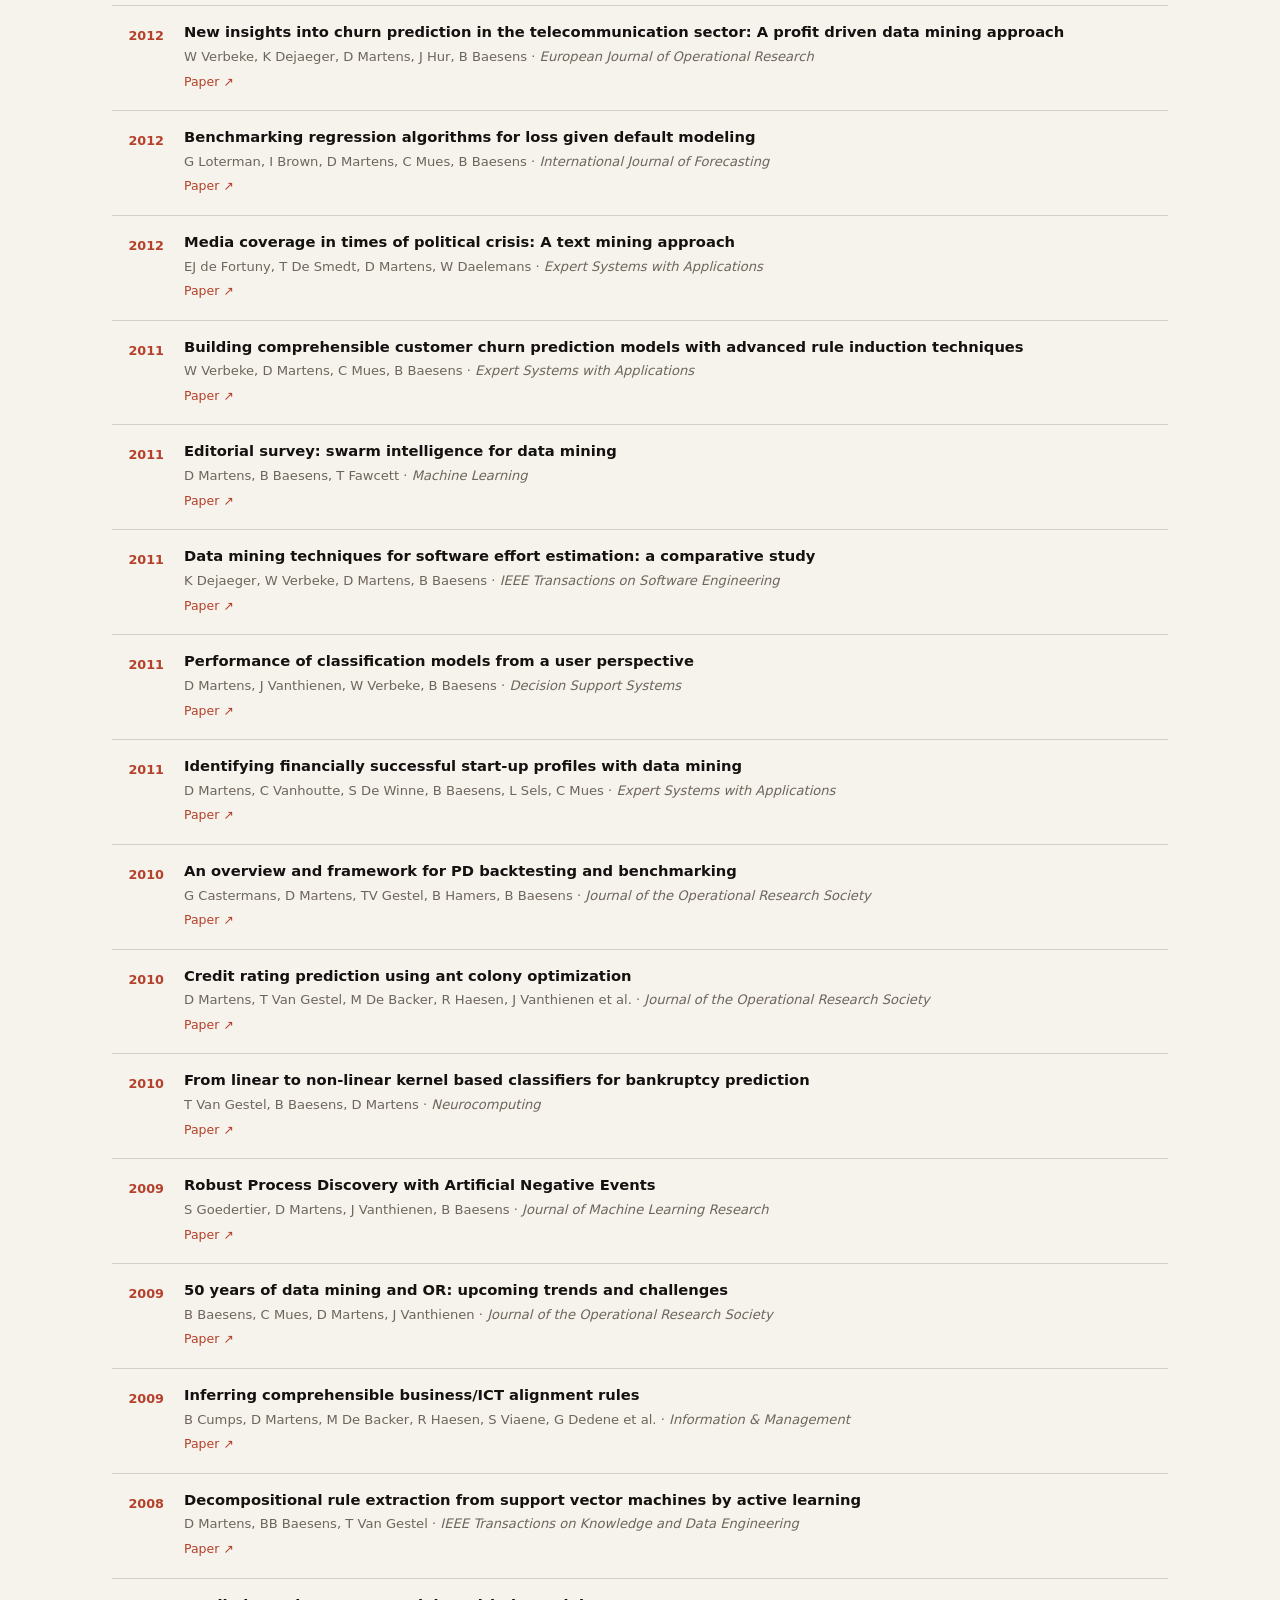
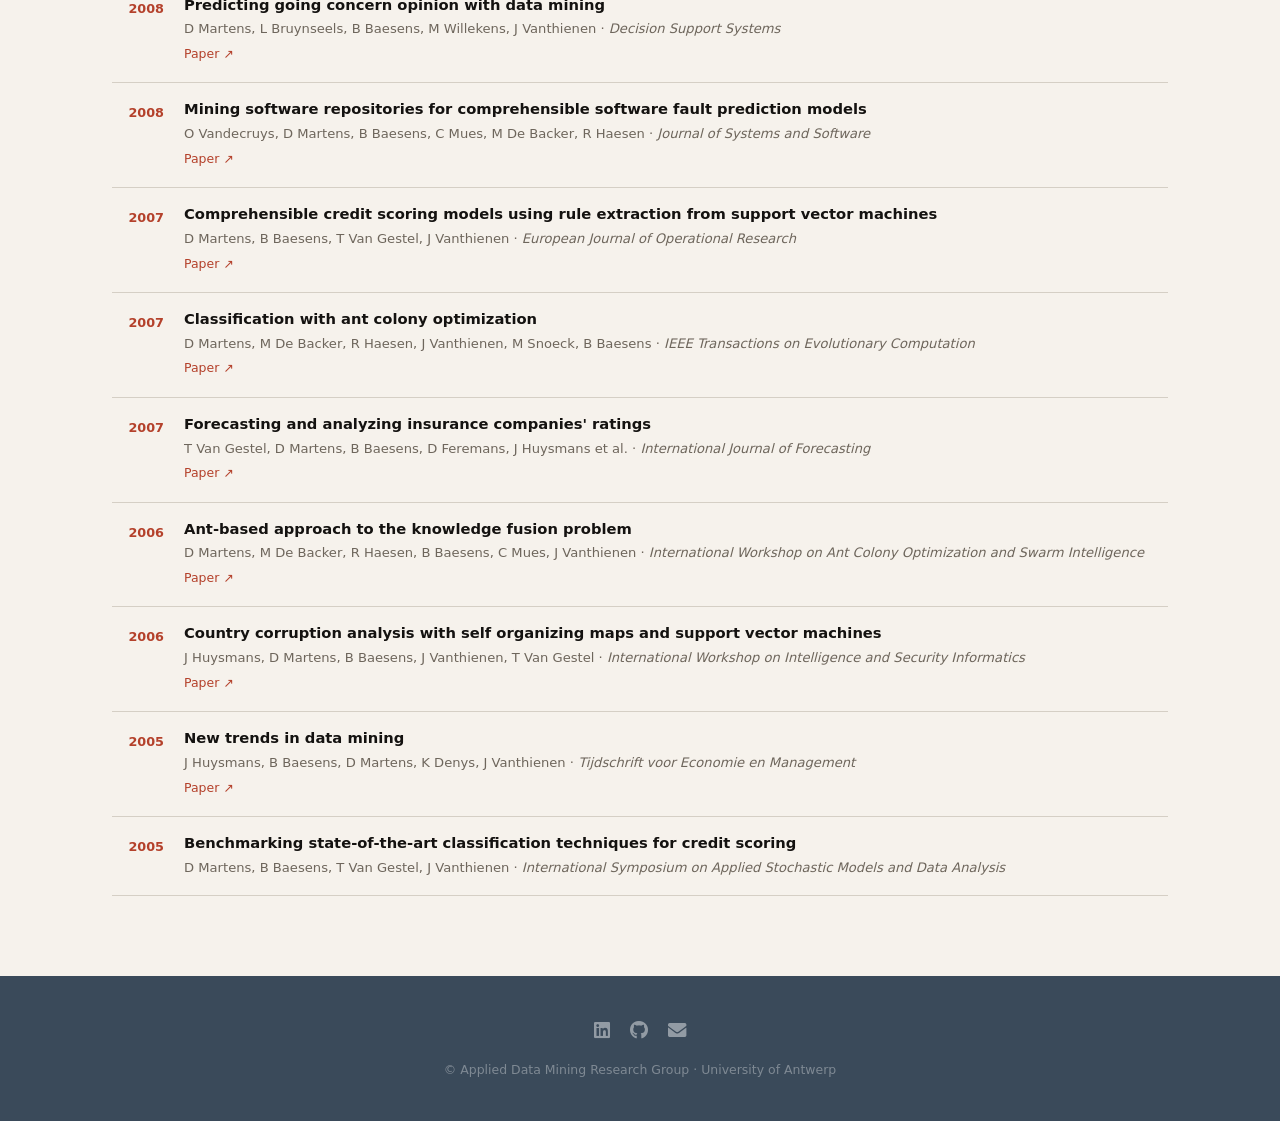
<file: research.html>
<!DOCTYPE html>
<html lang="en">
<head>
  <meta charset="UTF-8" />
  <meta name="viewport" content="width=device-width, initial-scale=1.0" />
  <title>Research – ADM Research Group</title>
  <link rel="icon" href="images/UA_Logo.png" />
  <link rel="stylesheet" href="assets/css/fontawesome-all.min.css" />
  <link rel="stylesheet" href="assets/css/adm.css" />
</head>
<body>

  <!-- ════════════════════════ SHARED NAV — active: Research ═══ -->
  <header class="site-nav">
    <div class="nav-inner">
      <a class="nav-brand" href="index.html">
        <img class="nav-logo" src="images/UA_Logo.png" alt="UA" />
        <div class="nav-name">
          <strong>Applied Data Mining</strong>
          <span>Research Group · University of Antwerp</span>
        </div>
      </a>
      <nav class="nav-links">
        <a class="nav-link" href="index.html">Home</a>
        <a class="nav-link" href="people.html">People</a>
        <a class="nav-link active" href="research.html">Research</a>
        <a class="nav-link" href="news.html">News</a>
        <a class="nav-link" href="work-with-us.html">Work with us?</a>
      </nav>
    </div>
  </header>

  <div class="page-banner">
    <div class="page-banner-inner">
      <h1>Research</h1>
      <p>Our research themes and publications</p>
    </div>
  </div>

  <main class="page-content">

    <!-- ═══════════════════════════════════════════════════════
         RESEARCH THEMES
         HOW TO ADD A THEME: copy one <div class="theme-card"> block,
         update the title and description.

<h2 class="sh">Research Themes</h2>

<section class="themes-showcase" aria-label="Research themes">
  <p class="themes-intro">
    Our work connects data-driven methods with practical decision contexts, focusing on clarity,
    accountability, and human impact.
  </p>

  <div class="themes-grid themes-grid-featured">
    <article class="theme-card theme-card-featured">
      <span class="theme-kicker">Transparency</span>
      <h3>Interpretable Decisions</h3>
      <p>
        We study how complex predictive and decision systems can be made understandable,
        contestable, and useful for the people who rely on them.
      </p>
    </article>

    <article class="theme-card theme-card-featured">
      <span class="theme-kicker">Responsibility</span>
      <h3>Fair and Accountable Analytics</h3>
      <p>
        Our research examines fairness, privacy, and governance so that analytical systems remain
        robust, transparent, and socially responsible in practice.
      </p>
    </article>

    <article class="theme-card theme-card-featured">
      <span class="theme-kicker">Human Impact</span>
      <h3>Decision Support in Context</h3>
      <p>
        We explore how data, narratives, and decision support tools shape real-world choices in
        organizations, policy, and everyday life.
      </p>
    </article>
  </div>
</section>
    ═══════════════════════════════════════════════════════════ -->
      <!-- PASTE NEW THEME CARDS ABOVE THIS LINE -->


    <!-- ═══════════════════════════════════════════════════════
         SELECTED PUBLICATIONS
         HOW TO ADD: copy one <div class="pub-card"> block.
         Fill in: year label, title, authors + venue, and optionally
         uncomment the DOI link. Put newest entries first.
    ═══════════════════════════════════════════════════════════ -->
    <h2 class="sh">Selected Publications</h2>
    <div class="pub-selected-grid">

      <!-- SELECTED PUB — copy & edit -->
      <div class="pub-card">
        <p class="pub-card-year">2026</p>
        <p class="pub-card-title">Would a Large Language Model Pay Extra for a View? Inferring Willingness to Pay from Subjective Choices</p>
        <p class="pub-card-meta">M Reusens, S Goethals, T Calders, D Martens · <em>Expert Systems with Applications</em></p>
        <a class="pub-row-link" href="https://doi.org/10.1016/j.eswa.2026.133279" target="_blank" rel="noopener">Paper ↗</a>
      </div>

      <!-- SELECTED PUB — copy & edit -->
      <div class="pub-card">
        <p class="pub-card-year">2026</p>
        <p class="pub-card-title">Cash or Comfort? How LLMs Value Your Inconvenience</p>
        <p class="pub-card-meta">M Cedro, T Ichmoukhamedov, S Goethals, Y He, J Hinns, D Martens · <em>Communications of the ACM</em></p>
        <a class="pub-row-link" href="https://doi.org/10.1145/3799434" target="_blank" rel="noopener">Paper ↗</a>
        <!-- <a class="pub-card-link" href="https://doi.org/10.xxxx/xxxxx">Read paper ↗</a> -->
      </div>

      <!-- SELECTED PUB — copy & edit -->
      <div class="pub-card">
        <p class="pub-card-year">2025</p>
        <p class="pub-card-title">Tell me a story! Narrative-driven XAI with Large Language Models</p>
        <p class="pub-card-meta">D Martens, J Hinns, C Dams, M Vergouwen, T Evgeniou · <em>Decision Support Systems</em></p>
        <a class="pub-row-link" href="https://www.sciencedirect.com/science/article/abs/pii/S016792362500003X" target="_blank" rel="noopener">Paper ↗</a>
      </div>

      <!-- PASTE NEW SELECTED PUBLICATIONS ABOVE THIS LINE -->

    </div>


    <!-- ═══════════════════════════════════════════════════════
         ALL PUBLICATIONS
         HOW TO ADD: copy one <li class="pub-row"> block.
         Fill in year, title, authors + venue, DOI. Newest first.
    ═══════════════════════════════════════════════════════════ -->
    <h2 class="sh">All Publications</h2>
    <ul class="pub-list">

      <!-- ── 2026 ───────────────────────────────────────────────── -->
      <li class="pub-row">
        <span class="pub-row-year">2026</span>
        <div>
          <p class="pub-row-title">Beware of &ldquo;Explanations&rdquo; of AI</p>
          <p class="pub-row-meta">D Martens, G Shmueli, T Evgeniou, K Bauer, C Janiesch, S Feuerriegel, S Gabel, S Goethals, T Greene, N Klein, M Kraus, N Kühl, C Perlich, W Verbeke, A Zharova, P Zschech, F Provost · <em>Business &amp; Information Systems Engineering</em></p>
          <a class="pub-row-link" href="https://doi.org/10.1007/s12599-026-01015-y" target="_blank" rel="noopener">Paper ↗</a>
        </div>
      </li>

      <li class="pub-row">
        <span class="pub-row-year">2026</span>
        <div>
          <p class="pub-row-title">Resource-constrained Fairness</p>
          <p class="pub-row-meta">S Goethals, ED Delaney, B Mittelstadt, C Russell · <em>Proceedings of the Fifth European Conference on Algorithmic Fairness (ECAF), PMLR 350</em></p>
          <a class="pub-row-link" href="https://proceedings.mlr.press/v350/goethals26b.html" target="_blank" rel="noopener">Paper ↗</a>
        </div>
      </li>

      <li class="pub-row">
        <span class="pub-row-year">2026</span>
        <div>
          <p class="pub-row-title">Who Gets the Better Story? An Exploration of Fairness in Explainable AI Narratives for Credit Scoring</p>
          <p class="pub-row-meta">W Van den Bulck, S Goethals, D Martens · <em>Proceedings of the Fifth European Conference on Algorithmic Fairness (ECAF), PMLR 350</em></p>
          <a class="pub-row-link" href="https://proceedings.mlr.press/v350/bulck26a.html" target="_blank" rel="noopener">Paper ↗</a>
        </div>
      </li>

      <li class="pub-row">
        <span class="pub-row-year">2026</span>
        <div>
          <p class="pub-row-title">Towards Formalizing the Bias-Personalization Trade-off in Large Language Models</p>
          <p class="pub-row-meta">S Goethals, M Reusens · <em>Proceedings of the Fifth European Conference on Algorithmic Fairness (ECAF), PMLR 350</em></p>
          <a class="pub-row-link" href="https://proceedings.mlr.press/v350/goethals26a.html" target="_blank" rel="noopener">Paper ↗</a>
        </div>
      </li>

      
            <li class="pub-row">
        <span class="pub-row-year">2026</span>
        <div>
          <p class="pub-row-title">Calculating and Visualizing Feature Importance Values for Counterfactual Explanations</p>
          <p class="pub-row-meta">B Meulemeester, RMB de Oliveira, Y He, D Martens · <em>IEEE Access</em></p>
          <a class="pub-row-link" href="https://doi.org/10.1109/ACCESS.2026.3679213" target="_blank" rel="noopener">Paper ↗</a>
        </div>
      </li>
      <!-- PREPRINT
<li class="pub-row">
        <span class="pub-row-year">2026</span>
        <div>
          <p class="pub-row-title">An Agentic Approach to Generating XAI-Narratives</p>
          <p class="pub-row-meta">Y He, D Martens · <em>arXiv preprint</em></p>
          <a class="pub-row-link" href="https://arxiv.org/abs/2603.20003" target="_blank" rel="noopener">arXiv ↗</a>
        </div>
      </li>
-->
      <!-- PREPRINT
<li class="pub-row">
        <span class="pub-row-year">2026</span>
        <div>
          <p class="pub-row-title">On the Importance and Evaluation of Narrativity in Natural Language AI Explanations</p>
          <p class="pub-row-meta">M Cedro, D Martens · <em>arXiv preprint</em></p>
          <a class="pub-row-link" href="https://arxiv.org/abs/2604.18311" target="_blank" rel="noopener">arXiv ↗</a>
        </div>
      </li>
-->
      <li class="pub-row">
        <span class="pub-row-year">2026</span>
        <div>
          <p class="pub-row-title">Voluntary Tax Disclosures of Listed Companies in Europe</p>
          <p class="pub-row-meta">M Van Roy, A Jorissen, A Van de Vijver, D Martens · <em>Accounting in Europe</em></p>
          <a class="pub-row-link" href="https://www.tandfonline.com/doi/full/10.1080/17449480.2026.2630670" target="_blank" rel="noopener">Paper ↗</a>
        </div>
      </li>
      
      <!-- PREPRINT
<li class="pub-row">
        <span class="pub-row-year">2026</span>
        <div>
          <p class="pub-row-title">Prompt-Counterfactual Explanations for Generative AI System Behavior</p>
          <p class="pub-row-meta">S Goethals, F Provost, J Sedoc · <em>arXiv preprint</em></p>
          <a class="pub-row-link" href="https://arxiv.org/abs/2601.03156" target="_blank" rel="noopener">arXiv ↗</a>
        </div>
      </li>
-->
      <li class="pub-row">
        <span class="pub-row-year">2026</span>
        <div>
          <p class="pub-row-title">On the definition and detection of cherry-picking in counterfactual explanations</p>
          <p class="pub-row-meta">J Hinns, S Goethals, S Van der Veeken, T Evgeniou, D Martens · <em>Data Mining and Knowledge Discovery</em></p>
          <a class="pub-row-link" href="https://doi.org/10.1007/s10618-026-01234-7" target="_blank" rel="noopener">Paper ↗</a>
        </div>
      </li>
      <li class="pub-row">
        <span class="pub-row-year">2026</span>
        <div>
          <p class="pub-row-title">Would a Large Language Model Pay Extra for a View? Inferring Willingness to Pay from Subjective Choices</p>
          <p class="pub-row-meta">M Reusens, S Goethals, T Calders, D Martens · <em>Expert Systems with Applications</em></p>
          <a class="pub-row-link" href="https://doi.org/10.1016/j.eswa.2026.133279" target="_blank" rel="noopener">Paper ↗</a>
        </div>
      </li>
      <li class="pub-row">
        <span class="pub-row-year">2026</span>
        <div>
          <p class="pub-row-title">Cash or Comfort? How LLMs Value Your Inconvenience</p>
          <p class="pub-row-meta">M Cedro, T Ichmoukhamedov, S Goethals, Y He, J Hinns, D Martens · <em>Communications of the ACM</em></p>
          <a class="pub-row-link" href="https://doi.org/10.1145/3799434" target="_blank" rel="noopener">Paper ↗</a>
        </div>
      </li>
      <li class="pub-row">
        <span class="pub-row-year">2026</span>
        <div>
          <p class="pub-row-title">Reranking individuals: The effect of fair classification within-groups</p>
          <p class="pub-row-meta">S Goethals, M Favier, T Calders · <em>ACM Journal on Responsible Computing</em></p>
          <a class="pub-row-link" href="https://doi.org/10.1145/3802540" target="_blank" rel="noopener">Paper ↗</a>
        </div>
      </li>
      <li class="pub-row">
        <span class="pub-row-year">2026</span>
        <div>
          <p class="pub-row-title">Fairness principles across contexts: evaluating gender disparities of facts and opinions in large language models</p>
          <p class="pub-row-meta">S Goethals, L Rhue, A Sundararajan · <em>AI and Ethics</em></p>
          <a class="pub-row-link" href="https://link.springer.com/article/10.1007/s43681-025-00876-5" target="_blank" rel="noopener">Paper ↗</a>
        </div>
      </li>
      <li class="pub-row">
        <span class="pub-row-year">2026</span>
        <div>
          <p class="pub-row-title">Adapting Multiverse Analysis for Prediction: A Decision-Maker's Dashboard</p>
          <p class="pub-row-meta">F Ding, G Shmueli, T Greene, S Goethals · <em>Navigating the Model Uncertainty and the Rashomon Effect</em></p>
          <a class="pub-row-link" href="https://openreview.net/pdf?id=fzt5SvBx1E" target="_blank" rel="noopener">Paper ↗</a>
        </div>
      </li>


      <!-- ── 2025 ───────────────────────────────────────────────── -->
      <!-- PREPRINT
<li class="pub-row">
        <span class="pub-row-year">2025</span>
        <div>
          <p class="pub-row-title">Beware of "Explanations" of AI</p>
          <p class="pub-row-meta">D Martens, G Shmueli, T Evgeniou, K Bauer, C Janiesch, S Feuerriegel et al. · <em>arXiv preprint</em></p>
          <a class="pub-row-link" href="https://arxiv.org/abs/2504.06791" target="_blank" rel="noopener">arXiv ↗</a>
        </div>
      </li>
-->
      <li class="pub-row">
        <span class="pub-row-year">2025</span>
        <div>
          <p class="pub-row-title">Monetization could corrupt algorithmic explanations</p>
          <p class="pub-row-meta">T Greene, S Goethals, D Martens, G Shmueli · <em>AI &amp; SOCIETY</em></p>
          <a class="pub-row-link" href="https://doi.org/10.1007/s00146-025-02352-4" target="_blank" rel="noopener">Paper ↗</a>
        </div>
      </li>
      <li class="pub-row">
        <span class="pub-row-year">2025</span>
        <div>
          <p class="pub-row-title">One world, one opinion? The superstar effect in LLM responses</p>
          <p class="pub-row-meta">S Goethals, L Rhue · <em>Proceedings of the 3rd Workshop on Cross-Cultural Considerations in NLP</em></p>
          <a class="pub-row-link" href="https://doi.org/10.18653/v1/2025.c3nlp-1.8" target="_blank" rel="noopener">Paper ↗</a>
        </div>
      </li>
      <li class="pub-row">
        <span class="pub-row-year">2025</span>
        <div>
          <p class="pub-row-title">The impact of cloaking digital footprints on user privacy and personalization</p>
          <p class="pub-row-meta">S Goethals, S Matz, F Provost, D Martens, Y Ramon · <em>Big Data</em></p>
          <a class="pub-row-link" href="https://doi.org/10.1089/big.2024.0036" target="_blank" rel="noopener">Paper ↗</a>
        </div>
      </li>
      <li class="pub-row">
        <span class="pub-row-year">2025</span>
        <div>
          <p class="pub-row-title">Words reveal wants: How well can simple LLM-based AI agents replicate people's choices based on their social media posts</p>
          <p class="pub-row-meta">S Goethals, J Luther, S Matz · <em>ACM Conference on User Modeling, Adaptation and Personalization</em></p>
          <a class="pub-row-link" href="https://doi.org/10.1145/3708319.3733689" target="_blank" rel="noopener">Paper ↗</a>
        </div>
      </li>
      <li class="pub-row">
        <span class="pub-row-year">2025</span>
        <div>
          <p class="pub-row-title">What If the Prompt Were Different? Counterfactual Explanations for the Characteristics of Generative Outputs</p>
          <p class="pub-row-meta">S Goethals, J Sedoc, F Provost · <em>ACM Conference on User Modeling, Adaptation and Personalization</em></p>
          <a class="pub-row-link" href="https://doi.org/10.1145/3708319.3733656" target="_blank" rel="noopener">Paper ↗</a>
        </div>
      </li>
      <!-- PREPRINT
<li class="pub-row">
        <span class="pub-row-year">2025</span>
        <div>
          <p class="pub-row-title">The Basic B*** Effect: The Use of LLM-based Agents Reduces the Distinctiveness and Diversity of People's Choices</p>
          <p class="pub-row-meta">SC Matz, CB Horton, S Goethals · <em>arXiv preprint</em></p>
          <a class="pub-row-link" href="https://arxiv.org/abs/2509.02910" target="_blank" rel="noopener">arXiv ↗</a>
        </div>
      </li>
-->
      <!-- PREPRINT
<li class="pub-row">
        <span class="pub-row-year">2025</span>
        <div>
          <p class="pub-row-title">Cash or Comfort? How LLMs Value Your Inconvenience</p>
          <p class="pub-row-meta">M Cedro, T Ichmoukhamedov, S Goethals, Y He, J Hinns, D Martens · <em>arXiv preprint</em></p>
          <a class="pub-row-link" href="https://arxiv.org/abs/2506.17367" target="_blank" rel="noopener">arXiv ↗</a>
        </div>
      </li>
-->
      <li class="pub-row">
        <span class="pub-row-year">2025</span>
        <div>
          <p class="pub-row-title">Tell me a story! Narrative-driven XAI with Large Language Models</p>
          <p class="pub-row-meta">D Martens, J Hinns, C Dams, M Vergouwen, T Evgeniou · <em>Decision Support Systems</em></p>
          <a class="pub-row-link" href="https://doi.org/10.1016/j.dss.2025.114402" target="_blank" rel="noopener">Paper ↗</a>
        </div>
      </li>
      <li class="pub-row">
        <span class="pub-row-year">2025</span>
        <div>
          <p class="pub-row-title">GraphXAIN: narratives to explain graph neural networks</p>
          <p class="pub-row-meta">M Cedro, D Martens · <em>World Conference on Explainable Artificial Intelligence</em></p>
          <a class="pub-row-link" href="https://doi.org/10.1007/978-3-032-08327-2_5" target="_blank" rel="noopener">Paper ↗</a>
        </div>
      </li>
      <!-- PREPRINT
<li class="pub-row">
        <span class="pub-row-year">2025</span>
        <div>
          <p class="pub-row-title">From What Ifs to Insights: Counterfactuals in Causal Inference vs. Explainable AI</p>
          <p class="pub-row-meta">G Shmueli, D Martens, J Yoo, T Greene · <em>arXiv preprint</em></p>
          <a class="pub-row-link" href="https://arxiv.org/abs/2505.13324" target="_blank" rel="noopener">arXiv ↗</a>
        </div>
      </li>
-->
      <li class="pub-row">
        <span class="pub-row-year">2025</span>
        <div>
          <p class="pub-row-title">Exposing Shortcuts in Image Classification by Aggregating Counterfactuals</p>
          <p class="pub-row-meta">J Hinns, D Martens · <em>International Joint Conference on Computational Intelligence</em></p>
          <a class="pub-row-link" href="https://doi.org/10.1007/978-3-032-15638-9_26" target="_blank" rel="noopener">Paper ↗</a>
        </div>
      </li>
      <!-- PREPRINT
<li class="pub-row">
        <span class="pub-row-year">2025</span>
        <div>
          <p class="pub-row-title">Aggregating Local Saliency Maps for Semi-Global Explainable Image Classification</p>
          <p class="pub-row-meta">J Hinns, D Martens · <em>arXiv preprint</em></p>
          <a class="pub-row-link" href="https://arxiv.org/abs/2506.23247" target="_blank" rel="noopener">arXiv ↗</a>
        </div>
      </li>
-->
      <!-- PREPRINT
<li class="pub-row">
        <span class="pub-row-year">2025</span>
        <div>
          <p class="pub-row-title">Exploring the generalization of LLM truth directions on conversational formats</p>
          <p class="pub-row-meta">T Ichmoukhamedov, D Martens · <em>arXiv preprint</em></p>
          <a class="pub-row-link" href="https://arxiv.org/abs/2505.09807" target="_blank" rel="noopener">arXiv ↗</a>
        </div>
      </li>
-->

      <!-- ── 2024 ───────────────────────────────────────────────── -->
      <li class="pub-row">
        <span class="pub-row-year">2024</span>
        <div>
          <p class="pub-row-title">PreCoF: counterfactual explanations for fairness</p>
          <p class="pub-row-meta">S Goethals, D Martens, T Calders · <em>Machine Learning</em></p>
          <a class="pub-row-link" href="https://doi.org/10.1007/s10994-023-06319-8" target="_blank" rel="noopener">Paper ↗</a>
        </div>
      </li>
      <!-- PREPRINT
<li class="pub-row">
        <span class="pub-row-year">2024</span>
        <div>
          <p class="pub-row-title">Resource-constrained fairness</p>
          <p class="pub-row-meta">S Goethals, E Delaney, B Mittelstadt, C Russell · <em>arXiv preprint</em></p>
          <a class="pub-row-link" href="https://arxiv.org/abs/2406.01290" target="_blank" rel="noopener">arXiv ↗</a>
        </div>
      </li>
-->
      <!-- PREPRINT
<li class="pub-row">
        <span class="pub-row-year">2024</span>
        <div>
          <p class="pub-row-title">Beyond accuracy-fairness: Stop evaluating bias mitigation methods solely on between-group metrics</p>
          <p class="pub-row-meta">S Goethals, T Calders, D Martens · <em>arXiv preprint</em></p>
          <a class="pub-row-link" href="https://arxiv.org/abs/2401.13391" target="_blank" rel="noopener">arXiv ↗</a>
        </div>
      </li>
-->
      <li class="pub-row">
        <span class="pub-row-year">2024</span>
        <div>
          <p class="pub-row-title">Explainable AI for operational research: A defining framework, methods, applications, and a research agenda</p>
          <p class="pub-row-meta">KW De Bock, K Coussement, A De Caigny, R Słowiński, B Baesens et al. · <em>European Journal of Operational Research</em></p>
          <a class="pub-row-link" href="https://doi.org/10.1016/j.ejor.2023.09.026" target="_blank" rel="noopener">Paper ↗</a>
        </div>
      </li>
      <li class="pub-row">
        <span class="pub-row-year">2024</span>
        <div>
          <p class="pub-row-title">Disagreement amongst counterfactual explanations: how transparency can be misleading</p>
          <p class="pub-row-meta">D Brughmans, L Melis, D Martens · <em>Top</em></p>
          <a class="pub-row-link" href="https://doi.org/10.1007/s11750-024-00670-2" target="_blank" rel="noopener">Paper ↗</a>
        </div>
      </li>
      <li class="pub-row">
        <span class="pub-row-year">2024</span>
        <div>
          <p class="pub-row-title">Can metafeatures help improve explanations of prediction models when using behavioral and textual data?</p>
          <p class="pub-row-meta">Y Ramon, D Martens, T Evgeniou, S Praet · <em>Machine Learning</em></p>
          <a class="pub-row-link" href="https://doi.org/10.1007/s10994-021-05981-0" target="_blank" rel="noopener">Paper ↗</a>
        </div>
      </li>
      <li class="pub-row">
        <span class="pub-row-year">2024</span>
        <div>
          <p class="pub-row-title">A model-agnostic and data-independent tabu search algorithm to generate counterfactuals for tabular, image, and text data</p>
          <p class="pub-row-meta">RMB de Oliveira, K Sørensen, D Martens · <em>European Journal of Operational Research</em></p>
          <a class="pub-row-link" href="https://doi.org/10.1016/j.ejor.2023.08.031" target="_blank" rel="noopener">Paper ↗</a>
        </div>
      </li>
      <!-- PREPRINT
<li class="pub-row">
        <span class="pub-row-year">2024</span>
        <div>
          <p class="pub-row-title">How good is my story? Towards quantitative metrics for evaluating LLM-generated XAI narratives</p>
          <p class="pub-row-meta">T Ichmoukhamedov, J Hinns, D Martens · <em>arXiv preprint</em></p>
          <a class="pub-row-link" href="https://arxiv.org/abs/2412.10220" target="_blank" rel="noopener">arXiv ↗</a>
        </div>
      </li>
-->
      <!-- PREPRINT
<li class="pub-row">
        <span class="pub-row-year">2024</span>
        <div>
          <p class="pub-row-title">Exposing image classifier shortcuts with counterfactual frequency (CoF) tables</p>
          <p class="pub-row-meta">J Hinns, D Martens · <em>arXiv preprint</em></p>
          <a class="pub-row-link" href="https://arxiv.org/abs/2405.15661" target="_blank" rel="noopener">arXiv ↗</a>
        </div>
      </li>
-->

      <!-- ── 2023 ───────────────────────────────────────────────── -->
      <li class="pub-row">
        <span class="pub-row-year">2023</span>
        <div>
          <p class="pub-row-title">The privacy issue of counterfactual explanations: explanation linkage attacks</p>
          <p class="pub-row-meta">S Goethals, K Sørensen, D Martens · <em>ACM Transactions on Intelligent Systems and Technology</em></p>
          <a class="pub-row-link" href="https://doi.org/10.1145/3608482" target="_blank" rel="noopener">Paper ↗</a>
        </div>
      </li>
      <li class="pub-row">
        <span class="pub-row-year">2023</span>
        <div>
          <p class="pub-row-title">Manipulation risks in Explainable AI: The implications of the disagreement problem</p>
          <p class="pub-row-meta">S Goethals, D Martens, T Evgeniou · <em>Joint European Conference on Machine Learning and Knowledge Discovery</em></p>
          <a class="pub-row-link" href="https://doi.org/10.1007/978-3-031-74633-8_12" target="_blank" rel="noopener">Paper ↗</a>
        </div>
      </li>
      <li class="pub-row">
        <span class="pub-row-year">2023</span>
        <div>
          <p class="pub-row-title">Explainability Methods to Detect and Measure Discrimination in Machine Learning Models</p>
          <p class="pub-row-meta">S Goethals, D Martens, T Calders · <em>European Workshop on Algorithmic Fairness</em></p>
          <a class="pub-row-link" href="https://ceur-ws.org/Vol-3442/paper-11.pdf" target="_blank" rel="noopener">Paper ↗</a>
        </div>
      </li>
      <li class="pub-row">
        <span class="pub-row-year">2023</span>
        <div>
          <p class="pub-row-title">AI can be both accurate and transparent</p>
          <p class="pub-row-meta">F Candelon, T Evgeniou, D Martens · <em>Harvard Business Review</em></p>
          <a class="pub-row-link" href="https://hbr.org/2023/05/ai-can-be-both-accurate-and-transparent" target="_blank" rel="noopener">Paper ↗</a>
        </div>
      </li>
      <!-- PREPRINT
<li class="pub-row">
        <span class="pub-row-year">2023</span>
        <div>
          <p class="pub-row-title">Disagreement amongst counterfactual explanations: How transparency can be deceptive</p>
          <p class="pub-row-meta">D Brughmans, L Melis, D Martens · <em>arXiv preprint</em></p>
          <a class="pub-row-link" href="https://arxiv.org/abs/2304.12667" target="_blank" rel="noopener">arXiv ↗</a>
        </div>
      </li>
-->
      <!-- PREPRINT
<li class="pub-row">
        <span class="pub-row-year">2023</span>
        <div>
          <p class="pub-row-title">Calculating and visualizing counterfactual feature importance values</p>
          <p class="pub-row-meta">B Meulemeester, RMB De Oliveira, D Martens · <em>arXiv preprint</em></p>
          <a class="pub-row-link" href="https://arxiv.org/abs/2306.06506" target="_blank" rel="noopener">arXiv ↗</a>
        </div>
      </li>
-->
      <!-- PREPRINT
<li class="pub-row">
        <span class="pub-row-year">2023</span>
        <div>
          <p class="pub-row-title">Unveiling the Potential of Counterfactuals Explanations in Employability</p>
          <p class="pub-row-meta">RMB de Oliveira, S Goethals, D Brughmans, D Martens · <em>arXiv preprint</em></p>
          <a class="pub-row-link" href="https://arxiv.org/abs/2305.10069" target="_blank" rel="noopener">arXiv ↗</a>
        </div>
      </li>
-->

      <!-- ── 2022 ───────────────────────────────────────────────── -->
      <li class="pub-row">
        <span class="pub-row-year">2022</span>
        <div>
          <p class="pub-row-title">Explainable image classification with evidence counterfactual</p>
          <p class="pub-row-meta">T Vermeire, D Brughmans, S Goethals, RMB De Oliveira, D Martens · <em>Pattern Analysis and Applications</em></p>
          <a class="pub-row-link" href="https://doi.org/10.1007/s10044-021-01055-y" target="_blank" rel="noopener">Paper ↗</a>
        </div>
      </li>
      <li class="pub-row">
        <span class="pub-row-year">2022</span>
        <div>
          <p class="pub-row-title">The non-linear nature of the cost of comprehensibility</p>
          <p class="pub-row-meta">S Goethals, D Martens, T Evgeniou · <em>Journal of Big Data</em></p>
          <a class="pub-row-link" href="https://doi.org/10.1186/s40537-022-00579-2" target="_blank" rel="noopener">Paper ↗</a>
        </div>
      </li>
      <li class="pub-row">
        <span class="pub-row-year">2022</span>
        <div>
          <p class="pub-row-title">Data science ethics: Concepts, techniques, and cautionary tales</p>
          <p class="pub-row-meta">D Martens · <em>Oxford University Press</em></p>
          <a class="pub-row-link" href="https://global.oup.com/academic/product/data-science-ethics-9780192847270" target="_blank" rel="noopener">Book ↗</a>
        </div>
      </li>
      <li class="pub-row">
        <span class="pub-row-year">2022</span>
        <div>
          <p class="pub-row-title">Barriers to academic data science research in the new realm of algorithmic behaviour modification by digital platforms</p>
          <p class="pub-row-meta">T Greene, D Martens, G Shmueli · <em>Nature Machine Intelligence</em></p>
          <a class="pub-row-link" href="https://doi.org/10.1038/s42256-022-00475-7" target="_blank" rel="noopener">Paper ↗</a>
        </div>
      </li>

      <!-- ── 2021 ───────────────────────────────────────────────── -->
      <!-- PREPRINT
<li class="pub-row">
        <span class="pub-row-year">2021</span>
        <div>
          <p class="pub-row-title">NICE: an algorithm for nearest instance counterfactual explanations</p>
          <p class="pub-row-meta">D Brughmans, P Leyman, D Martens · <em>arXiv preprint</em></p>
          <a class="pub-row-link" href="https://doi.org/10.1007/s10618-023-00930-y" target="_blank" rel="noopener">Paper ↗</a>
        </div>
      </li>
-->
      <li class="pub-row">
        <span class="pub-row-year">2021</span>
        <div>
          <p class="pub-row-title">A framework and benchmarking study for counterfactual generating methods on tabular data</p>
          <p class="pub-row-meta">RMB de Oliveira, D Martens · <em>Applied Sciences</em></p>
          <a class="pub-row-link" href="https://doi.org/10.3390/app11167274" target="_blank" rel="noopener">Paper ↗</a>
        </div>
      </li>
      <li class="pub-row">
        <span class="pub-row-year">2021</span>
        <div>
          <p class="pub-row-title">How to choose an explainability method? Towards a methodical implementation of XAI in practice</p>
          <p class="pub-row-meta">T Vermeire, T Laugel, X Renard, D Martens, M Detyniecki · <em>Joint European Conference on Machine Learning and Knowledge Discovery</em></p>
          <a class="pub-row-link" href="https://doi.org/10.1007/978-3-030-93736-2_39" target="_blank" rel="noopener">Paper ↗</a>
        </div>
      </li>
      <li class="pub-row">
        <span class="pub-row-year">2021</span>
        <div>
          <p class="pub-row-title">Explainable AI for psychological profiling from behavioral data: An application to big five personality predictions from financial transaction records</p>
          <p class="pub-row-meta">Y Ramon, RA Farrokhnia, SC Matz, D Martens · <em>Information</em></p>
          <a class="pub-row-link" href="https://doi.org/10.3390/info12120518" target="_blank" rel="noopener">Paper ↗</a>
        </div>
      </li>
      <li class="pub-row">
        <span class="pub-row-year">2021</span>
        <div>
          <p class="pub-row-title">Patterns of democracy? Social network analysis of parliamentary Twitter networks in 12 countries</p>
          <p class="pub-row-meta">S Praet, D Martens, P Van Aelst · <em>Online Social Networks and Media</em></p>
          <a class="pub-row-link" href="https://doi.org/10.1016/j.osnem.2021.100154" target="_blank" rel="noopener">Paper ↗</a>
        </div>
      </li>
      <li class="pub-row">
        <span class="pub-row-year">2021</span>
        <div>
          <p class="pub-row-title">Predictive modeling to study lifestyle politics with Facebook likes</p>
          <p class="pub-row-meta">S Praet, P Van Aelst, P van Erkel, S Van der Veeken, D Martens · <em>EPJ Data Science</em></p>
          <a class="pub-row-link" href="https://doi.org/10.1140/epjds/s13688-021-00305-7" target="_blank" rel="noopener">Paper ↗</a>
        </div>
      </li>
      <li class="pub-row">
        <span class="pub-row-year">2021</span>
        <div>
          <p class="pub-row-title">Node classification over bipartite graphs through projection</p>
          <p class="pub-row-meta">M Stankova, S Praet, D Martens, F Provost · <em>Machine Learning</em></p>
          <a class="pub-row-link" href="https://doi.org/10.1007/s10994-020-05898-0" target="_blank" rel="noopener">Paper ↗</a>
        </div>
      </li>

      <!-- ── 2020 ───────────────────────────────────────────────── -->
      <li class="pub-row">
        <span class="pub-row-year">2020</span>
        <div>
          <p class="pub-row-title">A comparison of instance-level counterfactual explanation algorithms for behavioral and textual data: SEDC, LIME-C and SHAP-C</p>
          <p class="pub-row-meta">Y Ramon, D Martens, F Provost, T Evgeniou · <em>Advances in Data Analysis and Classification</em></p>
          <a class="pub-row-link" href="https://doi.org/10.1007/s11634-020-00418-3" target="_blank" rel="noopener">Paper ↗</a>
        </div>
      </li>
      <li class="pub-row">
        <span class="pub-row-year">2020</span>
        <div>
          <p class="pub-row-title">Value-added tax fraud detection with scalable anomaly detection techniques</p>
          <p class="pub-row-meta">J Vanhoeyveld, D Martens, B Peeters · <em>Applied Soft Computing</em></p>
          <a class="pub-row-link" href="https://doi.org/10.1016/j.asoc.2019.105895" target="_blank" rel="noopener">Paper ↗</a>
        </div>
      </li>
      <li class="pub-row">
        <span class="pub-row-year">2020</span>
        <div>
          <p class="pub-row-title">Efficient parcel delivery by predicting customers' locations</p>
          <p class="pub-row-meta">S Praet, D Martens · <em>Decision Sciences</em></p>
          <a class="pub-row-link" href="https://doi.org/10.1111/deci.12376" target="_blank" rel="noopener">Paper ↗</a>
        </div>
      </li>
      <li class="pub-row">
        <span class="pub-row-year">2020</span>
        <div>
          <p class="pub-row-title">A benchmarking study of classification techniques for behavioral data</p>
          <p class="pub-row-meta">S De Cnudde, D Martens, T Evgeniou, F Provost · <em>International Journal of Data Science and Analytics</em></p>
          <a class="pub-row-link" href="https://doi.org/10.1007/s41060-019-00185-1" target="_blank" rel="noopener">Paper ↗</a>
        </div>
      </li>

      <!-- ── 2019 ───────────────────────────────────────────────── -->
      <li class="pub-row">
        <span class="pub-row-year">2019</span>
        <div>
          <p class="pub-row-title">What does your Facebook profile reveal about your creditworthiness? Using alternative data for microfinance</p>
          <p class="pub-row-meta">S De Cnudde, J Moeyersoms, M Stankova, E Tobback, V Javaly et al. · <em>Journal of the Operational Research Society</em></p>
          <a class="pub-row-link" href="https://doi.org/10.1080/01605682.2018.1434402" target="_blank" rel="noopener">Paper ↗</a>
        </div>
      </li>
      <li class="pub-row">
        <span class="pub-row-year">2019</span>
        <div>
          <p class="pub-row-title">Retail credit scoring using fine-grained payment data</p>
          <p class="pub-row-meta">E Tobback, D Martens · <em>Journal of the Royal Statistical Society: Series A</em></p>
          <a class="pub-row-link" href="https://doi.org/10.1111/rssa.12469" target="_blank" rel="noopener">Paper ↗</a>
        </div>
      </li>
      <li class="pub-row">
        <span class="pub-row-year">2019</span>
        <div>
          <p class="pub-row-title">Customs fraud detection: Assessing the value of behavioural and high-cardinality data under the imbalanced learning issue</p>
          <p class="pub-row-meta">J Vanhoeyveld, D Martens, B Peeters · <em>Pattern Analysis and Applications</em></p>
          <a class="pub-row-link" href="https://doi.org/10.1007/s10044-019-00852-w" target="_blank" rel="noopener">Paper ↗</a>
        </div>
      </li>
      <li class="pub-row">
        <span class="pub-row-year">2019</span>
        <div>
          <p class="pub-row-title">Deep learning on big, sparse, behavioral data</p>
          <p class="pub-row-meta">S De Cnudde, Y Ramon, D Martens, F Provost · <em>Big Data</em></p>
          <a class="pub-row-link" href="https://doi.org/10.1089/big.2019.0095" target="_blank" rel="noopener">Paper ↗</a>
        </div>
      </li>

      <!-- ── 2018 ───────────────────────────────────────────────── -->
      <li class="pub-row">
        <span class="pub-row-year">2018</span>
        <div>
          <p class="pub-row-title">Belgian economic policy uncertainty index: Improvement through text mining</p>
          <p class="pub-row-meta">E Tobback, H Naudts, W Daelemans, EJ de Fortuny, D Martens · <em>International Journal of Forecasting</em></p>
          <a class="pub-row-link" href="https://doi.org/10.1016/j.ijforecast.2016.08.006" target="_blank" rel="noopener">Paper ↗</a>
        </div>
      </li>
      <li class="pub-row">
        <span class="pub-row-year">2018</span>
        <div>
          <p class="pub-row-title">Imbalanced classification in sparse and large behaviour datasets</p>
          <p class="pub-row-meta">J Vanhoeyveld, D Martens · <em>Data Mining and Knowledge Discovery</em></p>
          <a class="pub-row-link" href="https://doi.org/10.1007/s10618-017-0517-y" target="_blank" rel="noopener">Paper ↗</a>
        </div>
      </li>
      <li class="pub-row">
        <span class="pub-row-year">2018</span>
        <div>
          <p class="pub-row-title">Wallenius Bayes</p>
          <p class="pub-row-meta">E Junqué de Fortuny, D Martens, F Provost · <em>Machine Learning</em></p>
          <a class="pub-row-link" href="https://doi.org/10.1007/s10994-018-5699-z" target="_blank" rel="noopener">Paper ↗</a>
        </div>
      </li>

      <!-- ── 2017 ───────────────────────────────────────────────── -->
      <li class="pub-row">
        <span class="pub-row-year">2017</span>
        <div>
          <p class="pub-row-title">Bankruptcy prediction for SMEs using relational data</p>
          <p class="pub-row-meta">E Tobback, T Bellotti, J Moeyersoms, M Stankova, D Martens · <em>Decision Support Systems</em></p>
          <a class="pub-row-link" href="https://doi.org/10.1016/j.dss.2017.07.004" target="_blank" rel="noopener">Paper ↗</a>
        </div>
      </li>
      <li class="pub-row">
        <span class="pub-row-year">2017</span>
        <div>
          <p class="pub-row-title">Between hawks and doves: measuring central bank communication</p>
          <p class="pub-row-meta">E Tobback, S Nardelli, D Martens · <em>ECB Working Paper</em></p>
          <a class="pub-row-link" href="https://ideas.repec.org/p/ecb/ecbwps/20172085.html" target="_blank" rel="noopener">Paper ↗</a>
        </div>
      </li>
      <li class="pub-row">
        <span class="pub-row-year">2017</span>
        <div>
          <p class="pub-row-title">RULEM: A novel heuristic rule learning approach for ordinal classification with monotonicity constraints</p>
          <p class="pub-row-meta">W Verbeke, D Martens, B Baesens · <em>Applied Soft Computing</em></p>
          <a class="pub-row-link" href="https://doi.org/10.1016/j.asoc.2017.01.042" target="_blank" rel="noopener">Paper ↗</a>
        </div>
      </li>

      <!-- ── 2016 ───────────────────────────────────────────────── -->
      <li class="pub-row">
        <span class="pub-row-year">2016</span>
        <div>
          <p class="pub-row-title">Mining Massive Fine-Grained Behavior Data to Improve Predictive Analytics</p>
          <p class="pub-row-meta">D Martens, EJ de Fortuny, J Clark, F Provost · <em>MIS Quarterly</em></p>
          <a class="pub-row-link" href="https://doi.org/10.25300/MISQ/2016/40.4.04" target="_blank" rel="noopener">Paper ↗</a>
        </div>
      </li>
      <li class="pub-row">
        <span class="pub-row-year">2016</span>
        <div>
          <p class="pub-row-title">Explaining Classification Models Built on High-Dimensional Sparse Data</p>
          <p class="pub-row-meta">J Moeyersoms, B d'Alessandro, F Provost, D Martens · <em>Proceedings of ICML</em></p>
          <a class="pub-row-link" href="https://arxiv.org/abs/1607.06280" target="_blank" rel="noopener">arXiv ↗</a>
        </div>
      </li>

      <!-- ── 2015 ───────────────────────────────────────────────── -->
      <li class="pub-row">
        <span class="pub-row-year">2015</span>
        <div>
          <p class="pub-row-title">Including high-cardinality attributes in predictive models: A case study in churn prediction in the energy sector</p>
          <p class="pub-row-meta">J Moeyersoms, D Martens · <em>Decision Support Systems</em></p>
          <a class="pub-row-link" href="https://doi.org/10.1016/j.dss.2015.02.007" target="_blank" rel="noopener">Paper ↗</a>
        </div>
      </li>
      <li class="pub-row">
        <span class="pub-row-year">2015</span>
        <div>
          <p class="pub-row-title">Comprehensible software fault and effort prediction: A data mining approach</p>
          <p class="pub-row-meta">J Moeyersoms, EJ de Fortuny, K Dejaeger, B Baesens, D Martens · <em>Journal of Systems and Software</em></p>
          <a class="pub-row-link" href="https://doi.org/10.1016/j.jss.2014.07.039" target="_blank" rel="noopener">Paper ↗</a>
        </div>
      </li>
      <li class="pub-row">
        <span class="pub-row-year">2015</span>
        <div>
          <p class="pub-row-title">Finding similar mobile consumers with a privacy-friendly geosocial design</p>
          <p class="pub-row-meta">F Provost, D Martens, A Murray · <em>Information Systems Research</em></p>
          <a class="pub-row-link" href="https://doi.org/10.1287/isre.2015.0576" target="_blank" rel="noopener">Paper ↗</a>
        </div>
      </li>
      <li class="pub-row">
        <span class="pub-row-year">2015</span>
        <div>
          <p class="pub-row-title">Loyal to your city? A data mining analysis of a public service loyalty program</p>
          <p class="pub-row-meta">S De Cnudde, D Martens · <em>Decision Support Systems</em></p>
          <a class="pub-row-link" href="https://doi.org/10.1016/j.dss.2015.03.004" target="_blank" rel="noopener">Paper ↗</a>
        </div>
      </li>
      <li class="pub-row">
        <span class="pub-row-year">2015</span>
        <div>
          <p class="pub-row-title">Active learning-based pedagogical rule extraction</p>
          <p class="pub-row-meta">EJ De Fortuny, D Martens · <em>IEEE Transactions on Neural Networks and Learning Systems</em></p>
          <a class="pub-row-link" href="https://doi.org/10.1109/TNNLS.2015.2389037" target="_blank" rel="noopener">Paper ↗</a>
        </div>
      </li>
      <li class="pub-row">
        <span class="pub-row-year">2015</span>
        <div>
          <p class="pub-row-title">To tune or not to tune: rule evaluation for metaheuristic-based sequential covering algorithms</p>
          <p class="pub-row-meta">B Minnaert, D Martens, M De Backer, B Baesens · <em>Data Mining and Knowledge Discovery</em></p>
          <a class="pub-row-link" href="https://doi.org/10.1007/s10618-013-0339-5" target="_blank" rel="noopener">Paper ↗</a>
        </div>
      </li>

      <!-- ── 2014 ───────────────────────────────────────────────── -->
      <li class="pub-row">
        <span class="pub-row-year">2014</span>
        <div>
          <p class="pub-row-title">Explaining data-driven document classifications</p>
          <p class="pub-row-meta">D Martens, F Provost · <em>MIS Quarterly</em></p>
          <a class="pub-row-link" href="https://doi.org/10.25300/MISQ/2014/38.1.04" target="_blank" rel="noopener">Paper ↗</a>
        </div>
      </li>
      <li class="pub-row">
        <span class="pub-row-year">2014</span>
        <div>
          <p class="pub-row-title">Evaluating and understanding text-based stock price prediction models</p>
          <p class="pub-row-meta">EJ De Fortuny, T De Smedt, D Martens, W Daelemans · <em>Information Processing &amp; Management</em></p>
          <a class="pub-row-link" href="https://doi.org/10.1016/j.ipm.2013.12.002" target="_blank" rel="noopener">Paper ↗</a>
        </div>
      </li>
      <li class="pub-row">
        <span class="pub-row-year">2014</span>
        <div>
          <p class="pub-row-title">Social network analysis for customer churn prediction</p>
          <p class="pub-row-meta">W Verbeke, D Martens, B Baesens · <em>Applied Soft Computing</em></p>
          <a class="pub-row-link" href="https://doi.org/10.1016/j.asoc.2013.09.017" target="_blank" rel="noopener">Paper ↗</a>
        </div>
      </li>
      <li class="pub-row">
        <span class="pub-row-year">2014</span>
        <div>
          <p class="pub-row-title">Corporate residence fraud detection</p>
          <p class="pub-row-meta">E Junqué de Fortuny, M Stankova, J Moeyersoms, B Minnaert, F Provost et al. · <em>Proceedings of the 20th ACM SIGKDD International Conference</em></p>
          <a class="pub-row-link" href="https://doi.org/10.1145/2623330.2623333" target="_blank" rel="noopener">Paper ↗</a>
        </div>
      </li>
      <li class="pub-row">
        <span class="pub-row-year">2014</span>
        <div>
          <p class="pub-row-title">Forecasting Loss Given Default models: impact of account characteristics and the macroeconomic state</p>
          <p class="pub-row-meta">E Tobback, D Martens, T Van Gestel, B Baesens · <em>Journal of the Operational Research Society</em></p>
          <a class="pub-row-link" href="https://doi.org/10.1057/jors.2013.158" target="_blank" rel="noopener">Paper ↗</a>
        </div>
      </li>

      <!-- ── 2013 ───────────────────────────────────────────────── -->
      <li class="pub-row">
        <span class="pub-row-year">2013</span>
        <div>
          <p class="pub-row-title">Predictive Modeling With Big Data: Is Bigger Really Better?</p>
          <p class="pub-row-meta">E Junqué de Fortuny, D Martens, F Provost · <em>Big Data</em></p>
          <a class="pub-row-link" href="https://doi.org/10.1089/big.2013.0037" target="_blank" rel="noopener">Paper ↗</a>
        </div>
      </li>
      <li class="pub-row">
        <span class="pub-row-year">2013</span>
        <div>
          <p class="pub-row-title">A novel credit rating migration modeling approach using macroeconomic indicators</p>
          <p class="pub-row-meta">K Berteloot, W Verbeke, G Castermans, T Van Gestel, D Martens et al. · <em>Journal of Forecasting</em></p>
          <a class="pub-row-link" href="https://doi.org/10.1002/for.2255" target="_blank" rel="noopener">Paper ↗</a>
        </div>
      </li>

      <!-- ── 2012 ───────────────────────────────────────────────── -->
      <li class="pub-row">
        <span class="pub-row-year">2012</span>
        <div>
          <p class="pub-row-title">New insights into churn prediction in the telecommunication sector: A profit driven data mining approach</p>
          <p class="pub-row-meta">W Verbeke, K Dejaeger, D Martens, J Hur, B Baesens · <em>European Journal of Operational Research</em></p>
          <a class="pub-row-link" href="https://doi.org/10.1016/j.ejor.2011.09.031" target="_blank" rel="noopener">Paper ↗</a>
        </div>
      </li>
      <li class="pub-row">
        <span class="pub-row-year">2012</span>
        <div>
          <p class="pub-row-title">Benchmarking regression algorithms for loss given default modeling</p>
          <p class="pub-row-meta">G Loterman, I Brown, D Martens, C Mues, B Baesens · <em>International Journal of Forecasting</em></p>
          <a class="pub-row-link" href="https://doi.org/10.1016/j.ijforecast.2011.01.006" target="_blank" rel="noopener">Paper ↗</a>
        </div>
      </li>
      <li class="pub-row">
        <span class="pub-row-year">2012</span>
        <div>
          <p class="pub-row-title">Media coverage in times of political crisis: A text mining approach</p>
          <p class="pub-row-meta">EJ de Fortuny, T De Smedt, D Martens, W Daelemans · <em>Expert Systems with Applications</em></p>
          <a class="pub-row-link" href="https://doi.org/10.1016/j.eswa.2012.04.013" target="_blank" rel="noopener">Paper ↗</a>
        </div>
      </li>

      <!-- ── 2011 ───────────────────────────────────────────────── -->
      <li class="pub-row">
        <span class="pub-row-year">2011</span>
        <div>
          <p class="pub-row-title">Building comprehensible customer churn prediction models with advanced rule induction techniques</p>
          <p class="pub-row-meta">W Verbeke, D Martens, C Mues, B Baesens · <em>Expert Systems with Applications</em></p>
          <a class="pub-row-link" href="https://doi.org/10.1016/j.eswa.2010.08.023" target="_blank" rel="noopener">Paper ↗</a>
        </div>
      </li>
      <li class="pub-row">
        <span class="pub-row-year">2011</span>
        <div>
          <p class="pub-row-title">Editorial survey: swarm intelligence for data mining</p>
          <p class="pub-row-meta">D Martens, B Baesens, T Fawcett · <em>Machine Learning</em></p>
          <a class="pub-row-link" href="https://doi.org/10.1007/s10994-010-5216-5" target="_blank" rel="noopener">Paper ↗</a>
        </div>
      </li>
      <li class="pub-row">
        <span class="pub-row-year">2011</span>
        <div>
          <p class="pub-row-title">Data mining techniques for software effort estimation: a comparative study</p>
          <p class="pub-row-meta">K Dejaeger, W Verbeke, D Martens, B Baesens · <em>IEEE Transactions on Software Engineering</em></p>
          <a class="pub-row-link" href="https://doi.org/10.1109/TSE.2011.55" target="_blank" rel="noopener">Paper ↗</a>
        </div>
      </li>
      <li class="pub-row">
        <span class="pub-row-year">2011</span>
        <div>
          <p class="pub-row-title">Performance of classification models from a user perspective</p>
          <p class="pub-row-meta">D Martens, J Vanthienen, W Verbeke, B Baesens · <em>Decision Support Systems</em></p>
          <a class="pub-row-link" href="https://doi.org/10.1016/j.dss.2011.01.013" target="_blank" rel="noopener">Paper ↗</a>
        </div>
      </li>
      <li class="pub-row">
        <span class="pub-row-year">2011</span>
        <div>
          <p class="pub-row-title">Identifying financially successful start-up profiles with data mining</p>
          <p class="pub-row-meta">D Martens, C Vanhoutte, S De Winne, B Baesens, L Sels, C Mues · <em>Expert Systems with Applications</em></p>
          <a class="pub-row-link" href="https://doi.org/10.1016/j.eswa.2010.11.072" target="_blank" rel="noopener">Paper ↗</a>
        </div>
      </li>

      <!-- ── 2010 ───────────────────────────────────────────────── -->
      <li class="pub-row">
        <span class="pub-row-year">2010</span>
        <div>
          <p class="pub-row-title">An overview and framework for PD backtesting and benchmarking</p>
          <p class="pub-row-meta">G Castermans, D Martens, TV Gestel, B Hamers, B Baesens · <em>Journal of the Operational Research Society</em></p>
          <a class="pub-row-link" href="https://doi.org/10.1057/jors.2009.69" target="_blank" rel="noopener">Paper ↗</a>
        </div>
      </li>
      <li class="pub-row">
        <span class="pub-row-year">2010</span>
        <div>
          <p class="pub-row-title">Credit rating prediction using ant colony optimization</p>
          <p class="pub-row-meta">D Martens, T Van Gestel, M De Backer, R Haesen, J Vanthienen et al. · <em>Journal of the Operational Research Society</em></p>
          <a class="pub-row-link" href="https://doi.org/10.1057/jors.2008.164" target="_blank" rel="noopener">Paper ↗</a>
        </div>
      </li>
      <li class="pub-row">
        <span class="pub-row-year">2010</span>
        <div>
          <p class="pub-row-title">From linear to non-linear kernel based classifiers for bankruptcy prediction</p>
          <p class="pub-row-meta">T Van Gestel, B Baesens, D Martens · <em>Neurocomputing</em></p>
          <a class="pub-row-link" href="https://doi.org/10.1016/j.neucom.2010.05.003" target="_blank" rel="noopener">Paper ↗</a>
        </div>
      </li>

      <!-- ── 2009 ───────────────────────────────────────────────── -->
      <li class="pub-row">
        <span class="pub-row-year">2009</span>
        <div>
          <p class="pub-row-title">Robust Process Discovery with Artificial Negative Events</p>
          <p class="pub-row-meta">S Goedertier, D Martens, J Vanthienen, B Baesens · <em>Journal of Machine Learning Research</em></p>
          <a class="pub-row-link" href="https://www.jmlr.org/papers/v10/goedertier09a.html" target="_blank" rel="noopener">Paper ↗</a>
        </div>
      </li>
      <li class="pub-row">
        <span class="pub-row-year">2009</span>
        <div>
          <p class="pub-row-title">50 years of data mining and OR: upcoming trends and challenges</p>
          <p class="pub-row-meta">B Baesens, C Mues, D Martens, J Vanthienen · <em>Journal of the Operational Research Society</em></p>
          <a class="pub-row-link" href="https://doi.org/10.1057/jors.2008.171" target="_blank" rel="noopener">Paper ↗</a>
        </div>
      </li>
      <li class="pub-row">
        <span class="pub-row-year">2009</span>
        <div>
          <p class="pub-row-title">Inferring comprehensible business/ICT alignment rules</p>
          <p class="pub-row-meta">B Cumps, D Martens, M De Backer, R Haesen, S Viaene, G Dedene et al. · <em>Information &amp; Management</em></p>
          <a class="pub-row-link" href="https://doi.org/10.1016/j.im.2008.05.005" target="_blank" rel="noopener">Paper ↗</a>
        </div>
      </li>

      <!-- ── 2008 ───────────────────────────────────────────────── -->
      <li class="pub-row">
        <span class="pub-row-year">2008</span>
        <div>
          <p class="pub-row-title">Decompositional rule extraction from support vector machines by active learning</p>
          <p class="pub-row-meta">D Martens, BB Baesens, T Van Gestel · <em>IEEE Transactions on Knowledge and Data Engineering</em></p>
          <a class="pub-row-link" href="https://doi.org/10.1109/TKDE.2008.131" target="_blank" rel="noopener">Paper ↗</a>
        </div>
      </li>
      <li class="pub-row">
        <span class="pub-row-year">2008</span>
        <div>
          <p class="pub-row-title">Predicting going concern opinion with data mining</p>
          <p class="pub-row-meta">D Martens, L Bruynseels, B Baesens, M Willekens, J Vanthienen · <em>Decision Support Systems</em></p>
          <a class="pub-row-link" href="https://doi.org/10.1016/j.dss.2008.01.003" target="_blank" rel="noopener">Paper ↗</a>
        </div>
      </li>
      <li class="pub-row">
        <span class="pub-row-year">2008</span>
        <div>
          <p class="pub-row-title">Mining software repositories for comprehensible software fault prediction models</p>
          <p class="pub-row-meta">O Vandecruys, D Martens, B Baesens, C Mues, M De Backer, R Haesen · <em>Journal of Systems and Software</em></p>
          <a class="pub-row-link" href="https://doi.org/10.1016/j.jss.2007.07.034" target="_blank" rel="noopener">Paper ↗</a>
        </div>
      </li>

      <!-- ── 2007 ───────────────────────────────────────────────── -->
      <li class="pub-row">
        <span class="pub-row-year">2007</span>
        <div>
          <p class="pub-row-title">Comprehensible credit scoring models using rule extraction from support vector machines</p>
          <p class="pub-row-meta">D Martens, B Baesens, T Van Gestel, J Vanthienen · <em>European Journal of Operational Research</em></p>
          <a class="pub-row-link" href="https://doi.org/10.1016/j.ejor.2006.04.051" target="_blank" rel="noopener">Paper ↗</a>
        </div>
      </li>
      <li class="pub-row">
        <span class="pub-row-year">2007</span>
        <div>
          <p class="pub-row-title">Classification with ant colony optimization</p>
          <p class="pub-row-meta">D Martens, M De Backer, R Haesen, J Vanthienen, M Snoeck, B Baesens · <em>IEEE Transactions on Evolutionary Computation</em></p>
          <a class="pub-row-link" href="https://doi.org/10.1109/TEVC.2006.890229" target="_blank" rel="noopener">Paper ↗</a>
        </div>
      </li>
      <li class="pub-row">
        <span class="pub-row-year">2007</span>
        <div>
          <p class="pub-row-title">Forecasting and analyzing insurance companies' ratings</p>
          <p class="pub-row-meta">T Van Gestel, D Martens, B Baesens, D Feremans, J Huysmans et al. · <em>International Journal of Forecasting</em></p>
          <a class="pub-row-link" href="https://doi.org/10.1016/j.ijforecast.2007.05.001" target="_blank" rel="noopener">Paper ↗</a>
        </div>
      </li>

      <!-- ── 2006 ───────────────────────────────────────────────── -->
      <li class="pub-row">
        <span class="pub-row-year">2006</span>
        <div>
          <p class="pub-row-title">Ant-based approach to the knowledge fusion problem</p>
          <p class="pub-row-meta">D Martens, M De Backer, R Haesen, B Baesens, C Mues, J Vanthienen · <em>International Workshop on Ant Colony Optimization and Swarm Intelligence</em></p>
          <a class="pub-row-link" href="https://doi.org/10.1007/11839088_8" target="_blank" rel="noopener">Paper ↗</a>
        </div>
      </li>
      <li class="pub-row">
        <span class="pub-row-year">2006</span>
        <div>
          <p class="pub-row-title">Country corruption analysis with self organizing maps and support vector machines</p>
          <p class="pub-row-meta">J Huysmans, D Martens, B Baesens, J Vanthienen, T Van Gestel · <em>International Workshop on Intelligence and Security Informatics</em></p>
          <a class="pub-row-link" href="https://doi.org/10.1007/11734628_13" target="_blank" rel="noopener">Paper ↗</a>
        </div>
      </li>

      <!-- ── 2005 ───────────────────────────────────────────────── -->
      <li class="pub-row">
        <span class="pub-row-year">2005</span>
        <div>
          <p class="pub-row-title">New trends in data mining</p>
          <p class="pub-row-meta">J Huysmans, B Baesens, D Martens, K Denys, J Vanthienen · <em>Tijdschrift voor Economie en Management</em></p>
          <a class="pub-row-link" href="https://ideas.repec.org/a/ete/revbec/20050411.html" target="_blank" rel="noopener">Paper ↗</a>
        </div>
      </li>
      <li class="pub-row">
        <span class="pub-row-year">2005</span>
        <div>
          <p class="pub-row-title">Benchmarking state-of-the-art classification techniques for credit scoring</p>
          <p class="pub-row-meta">D Martens, B Baesens, T Van Gestel, J Vanthienen · <em>International Symposium on Applied Stochastic Models and Data Analysis</em></p>
        </div>
      </li>

      <!-- HOW TO ADD A PUBLICATION
           Copy one <li class="pub-row"> … </li> block above.
           Fill in: year, title, authors + venue. Put newest first. -->

    </ul>

  </main>

  <!-- ═══════════════════════════ SHARED FOOTER ════════════════ -->
  <footer class="site-footer">
    <div class="footer-inner">
      <div class="footer-icons">
        <a href="https://www.linkedin.com/school/uantwerpenfbe/" title="LinkedIn"><i class="fab fa-linkedin"></i></a>
        <a href="https://github.com/ADMAntwerp" title="GitHub"><i class="fab fa-github"></i></a>
        <a href="mailto:david.martens@uantwerp.be" title="Email"><i class="fas fa-envelope"></i></a>
      </div>
      <p class="footer-copy">&copy; Applied Data Mining Research Group &middot; University of Antwerp</p>
    </div>
  </footer>

</body>
</html>
</file>
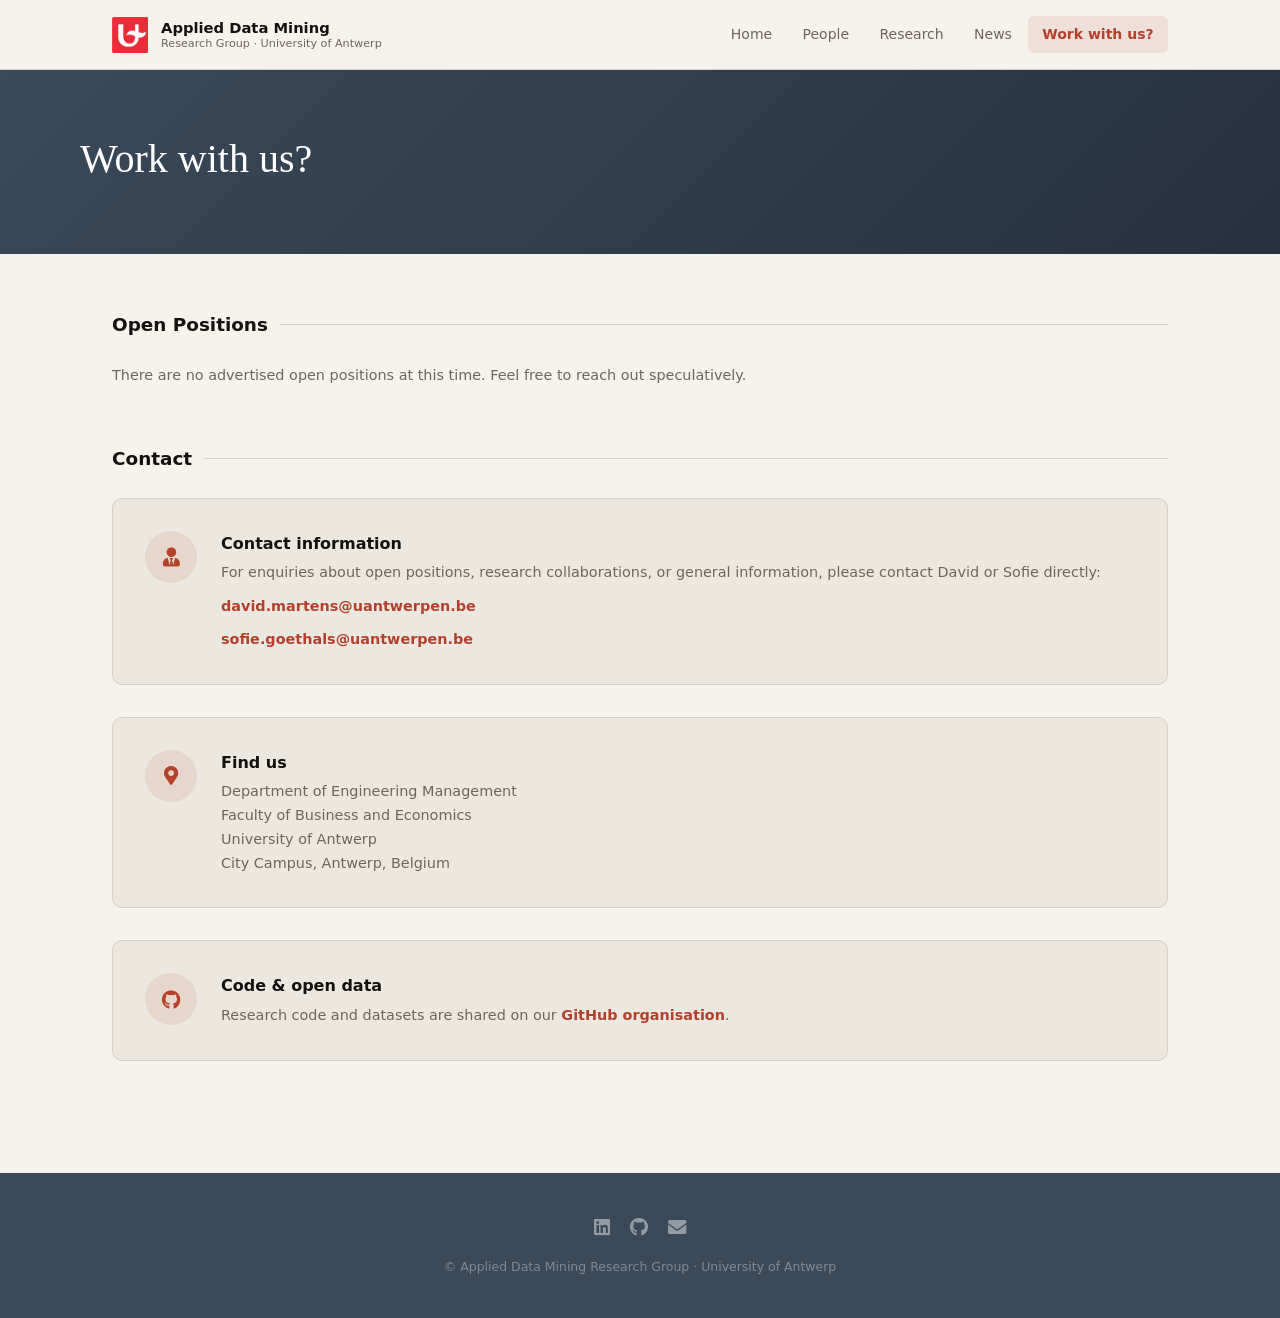
<file: work-with-us.html>
<!DOCTYPE html>
<html lang="en">
<head>
  <meta charset="UTF-8" />
  <meta name="viewport" content="width=device-width, initial-scale=1.0" />
  <title>Work with us – ADM Research Group</title>
  <link rel="icon" href="images/UA_Logo.png" />
  <link rel="stylesheet" href="assets/css/fontawesome-all.min.css" />
  <link rel="stylesheet" href="assets/css/adm.css" />
</head>
<body>

  <!-- ══════════════════ SHARED NAV — active: Work With Us ═════ -->
  <header class="site-nav">
    <div class="nav-inner">
      <a class="nav-brand" href="index.html">
        <img class="nav-logo" src="images/UA_Logo.png" alt="UA" />
        <div class="nav-name">
          <strong>Applied Data Mining</strong>
          <span>Research Group · University of Antwerp</span>
        </div>
      </a>
      <nav class="nav-links">
        <a class="nav-link" href="index.html">Home</a>
        <a class="nav-link" href="people.html">People</a>
        <a class="nav-link" href="research.html">Research</a>
        <a class="nav-link" href="news.html">News</a>
        <a class="nav-link active" href="work-with-us.html">Work with us?</a>
      </nav>
    </div>
  </header>

  <div class="page-banner">
    <div class="page-banner-inner">
      <h1>Work with us?</h1>
    </div>
  </div>

  <main class="page-content">

    <!-- ═══════════════════════════════════════════════════════
         WHY JOIN US
         Edit the bullet points to reflect current group highlights.
  
    <h2 class="sh">Why the ADM Research Group?</h2>

    <div class="themes-grid">
      <div class="theme-card">
        <h3>Strong industry connections</h3>
        <p>The group has established partnerships with leading companies across
           finance, healthcare, and technology, offering real-world impact for your research.</p>
      </div>
      <div class="theme-card">
        <h3>Responsible AI leadership</h3>
        <p>Prof. Dr. David Martens chairs the Antwerp Centre on Responsible AI (ACRAI),
           placing the group at the heart of the regional and national AI ethics agenda.</p>
      </div>
      <div class="theme-card">
        <h3>Pioneering research</h3>
        <p>The group are pioneers of counterfactual explanations and was the first in
           Flanders to offer a university course on Data Science and Ethics.</p>
      </div>
    </div>

  ═══════════════════════════════════════════════════════════ -->
    <!-- ═══════════════════════════════════════════════════════
         OPEN POSITIONS
         HOW TO ADD A POSITION: copy one <div class="position-card"> block.
         Update the tag (PhD / Postdoc / etc.), title, and description.
         Remove this section entirely if there are no open positions.
    ═══════════════════════════════════════════════════════════ -->
    <h2 class="sh">Open Positions</h2>

    <!-- POSITION — copy & edit -->
       <!--<div class="position-card">
      <span class="position-tag">PhD</span>
      <h3>PhD Researcher in Explainable AI</h3>
      <p>We are looking for a motivated PhD candidate to join the group and work on
         [topic / project description]. The ideal candidate holds a master's degree in
         [relevant field] and has a strong interest in machine learning and AI.
         The position is funded for [X] years.</p>
    </div>
    -->
    <!-- POSITION — copy & edit -->
       <!--<div class="position-card">
      <span class="position-tag">Postdoc</span>
      <h3>Postdoctoral Researcher — [Topic]</h3>
      <p>We invite applications for a postdoctoral position in [topic]. Candidates should
         have a PhD in [field] and a track record of publications in top venues.
         The appointment is for [X] years with the possibility of extension.</p>
    </div>
    -->
    <!-- PASTE NEW POSITIONS ABOVE THIS LINE -->
    <!-- If no open positions, replace the cards above with:    -->
    <p style="color:var(--meta); font-size:0.9rem;">
      There are no advertised open positions at this time. Feel free to reach out speculatively.
    </p>



    <!-- ═══════════════════════════════════════════════════════
         CONTACT
         Update name, email, and address as needed.
    ═══════════════════════════════════════════════════════════ -->
    <h2 class="sh">Contact</h2>

    <div class="contact-card">
      <div class="contact-icon"><i class="fas fa-user-tie"></i></div>
      <div>
        <h3>Contact information</h3>
        <p>For enquiries about open positions, research collaborations, or general information,
           please contact David or Sofie directly:</p>
        <p style="margin-top:0.6rem;">
          <a href="mailto:david.martens@uantwerpen.be">david.martens@uantwerpen.be</a>
        </p>
        <p style="margin-top:0.6rem;">
          <a href="mailto:sofie.goethals@uantwerpen.be">sofie.goethals@uantwerpen.be</a>
        </p>
      </div>
    </div>


    <div class="contact-card">
      <div class="contact-icon"><i class="fas fa-map-marker-alt"></i></div>
      <div>
        <h3>Find us</h3>
        <p>
          Department of Engineering Management<br />
          Faculty of Business and Economics<br />
          University of Antwerp<br />
          City Campus, Antwerp, Belgium
        </p>
      </div>
    </div>

    <div class="contact-card">
      <div class="contact-icon"><i class="fab fa-github"></i></div>
      <div>
        <h3>Code &amp; open data</h3>
        <p>
          Research code and datasets are shared on our
          <a href="https://github.com/ADMAntwerp">GitHub organisation</a>.
        </p>
      </div>
    </div>

  </main>

  <!-- ═══════════════════════════ SHARED FOOTER ════════════════ -->
  <footer class="site-footer">
    <div class="footer-inner">
      <div class="footer-icons">
        <a href="https://www.linkedin.com/school/uantwerpenfbe/" title="LinkedIn"><i class="fab fa-linkedin"></i></a>
        <a href="https://github.com/ADMAntwerp" title="GitHub"><i class="fab fa-github"></i></a>
        <a href="mailto:david.martens@uantwerp.be" title="Email"><i class="fas fa-envelope"></i></a>
      </div>
      <p class="footer-copy">&copy; Applied Data Mining Research Group &middot; University of Antwerp</p>
    </div>
  </footer>

</body>
</html>
</file>
<file: assets/css/adm.css>
/* ═══════════════════════════════════════════════════════════════
   ADM Research Group — complete site styles
   Color tokens: colors_and_type.css in project root
═══════════════════════════════════════════════════════════════ */

/* ── Tokens ──────────────────────────────────────────────────── */
:root {
  --bg:          #F6F2EC;
  --surface:     #EDE8DF;
  --border:      #D5CFC5;
  --text:        #141210;
  --meta:        #6E665C;
  --accent:      #B4412B;
  --accent-dim:  rgba(180, 65, 43, 0.10);
  --slate:       #3A4A5A;
  --slate-dark:  #263040;

  --font: -apple-system, BlinkMacSystemFont, 'Segoe UI', system-ui, sans-serif;
  --font-serif: Georgia, 'Times New Roman', serif;

  --nav-h:  70px;
  --max-w:  1120px;
  --gap:    1.75rem;
  --r:      10px;
}

@media (prefers-color-scheme: dark) {
  :root {
    --bg:         #1A1815;
    --surface:    #221F1C;
    --border:     #2E2B27;
    --text:       #F0EBE3;
    --meta:       #8E867A;
    --accent:     #D2604A;
    --accent-dim: rgba(210, 96, 74, 0.12);
    --slate:      #3A4A5A;
    --slate-dark: #263040;
  }
}

/* ── Reset ───────────────────────────────────────────────────── */
*, *::before, *::after { box-sizing: border-box; margin: 0; padding: 0; }
html { scroll-behavior: smooth; }

body {
  font-family: var(--font);
  background: var(--bg);
  color: var(--text);
  line-height: 1.65;
  -webkit-font-smoothing: antialiased;
}

a { color: var(--accent); text-decoration: none; }
a:hover { text-decoration: underline; }
img { max-width: 100%; display: block; }

/* ── Shared layout ───────────────────────────────────────────── */
.wrap {
  max-width: var(--max-w);
  margin: 0 auto;
  padding: 0 2rem;
}

/* ═══════════════════════════════════════════════════════════════
   NAVIGATION
═══════════════════════════════════════════════════════════════ */
.site-nav {
  position: sticky;
  top: 0;
  z-index: 200;
  height: var(--nav-h);
  background: var(--bg);
  border-bottom: 1px solid var(--border);
}

.nav-inner {
  max-width: var(--max-w);
  margin: 0 auto;
  padding: 0 2rem;
  height: 100%;
  display: flex;
  align-items: center;
  justify-content: space-between;
  gap: 1.5rem;
}

.nav-brand {
  display: flex;
  align-items: center;
  gap: 0.8rem;
  text-decoration: none;
  color: var(--text);
  flex-shrink: 0;
}

.nav-brand:hover { text-decoration: none; }

.nav-logo { height: 36px; width: auto; }

.nav-name {
  display: flex;
  flex-direction: column;
  line-height: 1.2;
}

.nav-name strong {
  font-size: 0.92rem;
  font-weight: 700;
  color: var(--text);
}

.nav-name span {
  font-size: 0.70rem;
  color: var(--meta);
}

.nav-links {
  display: flex;
  align-items: center;
  gap: 0.1rem;
}

.nav-link {
  font-size: 0.875rem;
  font-weight: 500;
  color: var(--meta);
  padding: 0.45rem 0.9rem;
  border-radius: 6px;
  transition: color 0.15s, background 0.15s;
  text-decoration: none;
  white-space: nowrap;
}

.nav-link:hover {
  color: var(--text);
  background: var(--surface);
  text-decoration: none;
}

.nav-link.active {
  color: var(--accent);
  font-weight: 600;
  background: var(--accent-dim);
}

/* ═══════════════════════════════════════════════════════════════
   LANDING HERO (index.html only)
═══════════════════════════════════════════════════════════════ */
.landing-hero {
  position: relative;
  height: calc(100vh - var(--nav-h));
  min-height: 480px;
  max-height: 800px;
  background-color: var(--slate);
  background-image: url('../images/group_pics/2024.jpeg');
  background-size: cover;
  background-position: center 30%;
  display: flex;
  align-items: flex-end;
}

.landing-hero-overlay {
  position: absolute;
  inset: 0;
  background: linear-gradient(
    to top,
    rgba(20, 18, 16, 0.88) 0%,
    rgba(20, 18, 16, 0.45) 55%,
    rgba(20, 18, 16, 0.15) 100%
  );
}

.landing-hero-content {
  position: relative;
  z-index: 1;
  padding: 3rem 2rem;
  max-width: var(--max-w);
  margin: 0 auto;
  width: 100%;
}

.landing-hero-content h1 {
  font-family: var(--font-serif);
  font-size: clamp(2rem, 5vw, 3.5rem);
  font-weight: 400;
  color: #fff;
  line-height: 1.15;
  margin-bottom: 0.75rem;
}

.landing-hero-content p {
  font-size: 1.05rem;
  color: rgba(255, 255, 255, 0.72);
  max-width: 560px;
}

.landing-hero-content strong { color: #fff; }

/* ── Landing: About ── */
.about-section {
  padding: 5rem 2rem;
}

.about-inner {
  max-width: var(--max-w);
  margin: 0 auto;
  display: grid;
  grid-template-columns: 1fr 420px;
  gap: 4rem;
  align-items: center;
}

.about-text h2 {
  font-family: var(--font-serif);
  font-size: 1.9rem;
  font-weight: 400;
  color: var(--text);
  margin-bottom: 1.25rem;
  line-height: 1.25;
}

.about-text p {
  color: var(--meta);
  font-size: 0.95rem;
  line-height: 1.8;
  margin-bottom: 1rem;
}

.about-text p:last-child { margin-bottom: 0; }

.about-photo {
  border-radius: var(--r);
  overflow: hidden;
  border: 1px solid var(--border);
  box-shadow: 0 8px 32px rgba(0,0,0,0.1);
}

.about-photo img {
  width: 100%;
  aspect-ratio: 4/3;
  object-fit: cover;
}

/* ── Landing: Feature cards ── */
.features-section {
  background: var(--surface);
  border-top: 1px solid var(--border);
  border-bottom: 1px solid var(--border);
  padding: 4rem 2rem;
}

.features-inner {
  max-width: var(--max-w);
  margin: 0 auto;
}

.features-heading {
  font-size: 0.8rem;
  font-weight: 700;
  text-transform: uppercase;
  letter-spacing: 0.12em;
  color: var(--meta);
  margin-bottom: 2rem;
}

.features-grid {
  display: grid;
  grid-template-columns: repeat(auto-fit, minmax(220px, 1fr));
  gap: var(--gap);
}

.feature-card {
  background: var(--bg);
  border: 1px solid var(--border);
  border-radius: var(--r);
  padding: 1.75rem;
  display: flex;
  flex-direction: column;
  gap: 0.6rem;
  transition: box-shadow 0.2s, transform 0.2s;
  text-decoration: none;
  color: var(--text);
}

.feature-card:hover {
  box-shadow: 0 8px 28px rgba(0,0,0,0.1);
  transform: translateY(-2px);
  text-decoration: none;
  color: var(--text);
}

.feature-icon {
  font-size: 1.4rem;
  color: var(--accent);
  margin-bottom: 0.25rem;
}

.feature-title {
  font-size: 1.05rem;
  font-weight: 700;
}

.feature-desc {
  font-size: 0.85rem;
  color: var(--meta);
  line-height: 1.6;
}

.feature-arrow {
  font-size: 0.85rem;
  color: var(--accent);
  margin-top: auto;
  padding-top: 0.5rem;
  font-weight: 600;
}

/* ═══════════════════════════════════════════════════════════════
   PAGE BANNER (inner pages)
═══════════════════════════════════════════════════════════════ */
.page-banner {
  background: linear-gradient(135deg, var(--slate) 0%, var(--slate-dark) 100%);
  padding: 3.5rem 2rem;
}

.page-banner-inner {
  max-width: var(--max-w);
  margin: 0 auto;
}

.page-banner h1 {
  font-family: var(--font-serif);
  font-size: clamp(1.6rem, 3.5vw, 2.5rem);
  font-weight: 400;
  color: #fff;
  margin-bottom: 0.35rem;
}

.page-banner p {
  font-size: 0.92rem;
  color: rgba(255,255,255,0.6);
}

/* ═══════════════════════════════════════════════════════════════
   SHARED PAGE CONTENT
═══════════════════════════════════════════════════════════════ */
.page-content {
  max-width: var(--max-w);
  margin: 0 auto;
  padding: 3.5rem 2rem 5rem;
}

/* ── Section heading ── */
.sh {
  font-size: 1.15rem;
  font-weight: 700;
  color: var(--text);
  margin-bottom: 1.5rem;
  margin-top: 3.5rem;
  display: flex;
  align-items: center;
  gap: 0.75rem;
}

.sh::after {
  content: '';
  flex: 1;
  height: 1px;
  background: var(--border);
}

.sh:first-child { margin-top: 0; }

/* ═══════════════════════════════════════════════════════════════
   PEOPLE PAGE
═══════════════════════════════════════════════════════════════ */

/* ── PI feature card ── */
.pi-card {
  display: grid;
  grid-template-columns: 200px 1fr;
  gap: 2rem;
  background: var(--surface);
  border: 1px solid var(--border);
  border-radius: var(--r);
  padding: 1.75rem;
  margin-bottom: 2.5rem;
}

.pi-photo {
  width: 100%;
  aspect-ratio: 1;
  object-fit: cover;
  object-position: top;
  border-radius: 8px;
}

.pi-name {
  font-size: 1.3rem;
  font-weight: 700;
  margin-bottom: 0.2rem;
}

.pi-role {
  font-size: 0.82rem;
  color: var(--accent);
  font-weight: 600;
  text-transform: uppercase;
  letter-spacing: 0.06em;
  margin-bottom: 0.85rem;
}

.pi-bio {
  font-size: 0.9rem;
  color: var(--meta);
  line-height: 1.75;
  margin-bottom: 1rem;
}

.pi-links { display: flex; gap: 0.6rem; }

.pi-links a, .member-icons a {
  color: var(--meta);
  font-size: 1.05rem;
  transition: color 0.15s;
  text-decoration: none;
}

.pi-links a:hover, .member-icons a:hover { color: var(--accent); }

/* ── Team grid ── */
.members-grid {
  display: grid;
  grid-template-columns: repeat(auto-fill, minmax(185px, 1fr));
  gap: var(--gap);
}

.member-card {
  background: var(--surface);
  border: 1px solid var(--border);
  border-radius: var(--r);
  overflow: hidden;
  transition: box-shadow 0.2s, transform 0.2s;
}

.member-card:hover {
  box-shadow: 0 8px 28px rgba(0,0,0,0.12);
  transform: translateY(-2px);
}

.member-card img {
  width: 100%;
  aspect-ratio: 1;
  object-fit: cover;
  object-position: top;
}

.member-photo-placeholder {
  width: 100%;
  aspect-ratio: 1;
  display: flex;
  align-items: center;
  justify-content: center;
  background: var(--border);
  color: var(--surface);
  font-size: 4rem;
}

.member-body { padding: 0.85rem 1rem 1rem; }

.member-name {
  font-size: 0.88rem;
  font-weight: 600;
  line-height: 1.3;
  margin-bottom: 0.2rem;
}

.member-role {
  font-size: 0.74rem;
  color: var(--meta);
  margin-bottom: 0.6rem;
}

.member-icons { display: flex; gap: 0.5rem; }

/* ── Alumni ── */
.alumni-grid {
  display: grid;
  grid-template-columns: repeat(auto-fill, minmax(200px, 1fr));
  list-style: none;
}

.alumni-item {
  padding: 0.55rem 0;
  border-bottom: 1px solid var(--border);
  font-size: 0.875rem;
  color: var(--meta);
}

/* ── Gallery ── */
.gallery-grid {
  display: grid;
  grid-template-columns: repeat(auto-fill, minmax(300px, 1fr));
  gap: var(--gap);
}

.gallery-figure {
  border-radius: var(--r);
  overflow: hidden;
  border: 1px solid var(--border);
  background: var(--surface);
}

.gallery-figure img {
  width: 100%;
  aspect-ratio: 4/3;
  object-fit: cover;
}

.gallery-caption {
  padding: 0.55rem 1rem;
  font-size: 0.8rem;
  font-weight: 600;
  color: var(--meta);
  letter-spacing: 0.03em;
}

/* ═══════════════════════════════════════════════════════════════
   RESEARCH PAGE
═══════════════════════════════════════════════════════════════ */

/* ── Themes ── */
.themes-grid {
  display: grid;
  grid-template-columns: repeat(auto-fill, minmax(270px, 1fr));
  gap: var(--gap);
}

.theme-card {
  background: var(--surface);
  border: 1px solid var(--border);
  border-top: 3px solid var(--accent);
  border-radius: var(--r);
  padding: 1.5rem;
}

.theme-card h3 {
  font-size: 1rem;
  font-weight: 700;
  margin-bottom: 0.6rem;
}

.theme-card p {
  font-size: 0.875rem;
  color: var(--meta);
  line-height: 1.65;
}

.themes-showcase {
  position: relative;
  margin-top: 1.5rem;
  padding: 2rem;
  border: 1px solid var(--border);
  border-radius: calc(var(--r) + 8px);
  background:
    radial-gradient(circle at top left, rgba(180, 65, 43, 0.12), transparent 34%),
    linear-gradient(135deg, rgba(58, 74, 90, 0.08), transparent 55%),
    var(--surface);
  overflow: hidden;
}

.themes-showcase::after {
  content: '';
  position: absolute;
  inset: auto -3rem -4rem auto;
  width: 11rem;
  height: 11rem;
  border-radius: 50%;
  background: rgba(58, 74, 90, 0.08);
  filter: blur(4px);
}

.themes-intro {
  position: relative;
  z-index: 1;
  max-width: 52rem;
  margin-bottom: 1.5rem;
  color: var(--meta);
  font-size: 0.98rem;
  line-height: 1.8;
}

.themes-grid-featured {
  position: relative;
  z-index: 1;
  grid-template-columns: repeat(auto-fit, minmax(240px, 1fr));
}

.theme-card-featured {
  min-height: 100%;
  padding: 1.6rem;
  border-top: none;
  box-shadow: 0 14px 34px rgba(38, 48, 64, 0.08);
  transition: transform 0.18s ease, box-shadow 0.18s ease, border-color 0.18s ease;
}

.theme-card-featured:hover {
  transform: translateY(-4px);
  box-shadow: 0 20px 40px rgba(38, 48, 64, 0.12);
  border-color: rgba(180, 65, 43, 0.35);
}

.theme-kicker {
  display: inline-flex;
  align-items: center;
  gap: 0.35rem;
  margin-bottom: 0.8rem;
  padding: 0.28rem 0.65rem;
  border-radius: 999px;
  background: var(--accent-dim);
  color: var(--accent);
  font-size: 0.72rem;
  font-weight: 700;
  letter-spacing: 0.08em;
  text-transform: uppercase;
}

.theme-card-featured h3 {
  font-family: var(--font-serif);
  font-size: 1.35rem;
  font-weight: 500;
  line-height: 1.2;
  margin-bottom: 0.75rem;
}

.theme-card-featured p {
  font-size: 0.92rem;
  line-height: 1.75;
}

/* ── Selected publications ── */
.pub-selected-grid {
  display: grid;
  grid-template-columns: repeat(auto-fill, minmax(320px, 1fr));
  gap: var(--gap);
}

.pub-card {
  background: var(--surface);
  border: 1px solid var(--border);
  border-radius: var(--r);
  padding: 1.4rem;
  display: flex;
  flex-direction: column;
  gap: 0.4rem;
}

.pub-card-year {
  font-size: 0.75rem;
  font-weight: 700;
  text-transform: uppercase;
  letter-spacing: 0.08em;
  color: var(--accent);
}

.pub-card-title {
  font-size: 0.93rem;
  font-weight: 600;
  line-height: 1.4;
  color: var(--text);
}

.pub-card-meta {
  font-size: 0.82rem;
  color: var(--meta);
  line-height: 1.5;
}

.pub-card-link {
  font-size: 0.8rem;
  color: var(--accent);
  margin-top: 0.2rem;
  font-weight: 500;
}

/* ── All publications list ── */
.pub-list { list-style: none; }

.pub-row {
  display: grid;
  grid-template-columns: 52px 1fr;
  gap: 1.25rem;
  padding: 1rem 0;
  border-bottom: 1px solid var(--border);
  align-items: start;
}

.pub-row:first-child { border-top: 1px solid var(--border); }

.pub-row-year {
  font-size: 0.8rem;
  font-weight: 700;
  color: var(--accent);
  padding-top: 3px;
  text-align: right;
}

.pub-row-title {
  font-size: 0.92rem;
  font-weight: 600;
  margin-bottom: 0.2rem;
  line-height: 1.4;
}

.pub-row-meta {
  font-size: 0.82rem;
  color: var(--meta);
}

.pub-row-link {
  display: inline-block;
  font-size: 0.78rem;
  margin-top: 0.25rem;
  color: var(--accent);
}

@media (max-width: 480px) {
  .pub-row { grid-template-columns: 1fr; gap: 0.2rem; }
  .pub-row-year { text-align: left; }
}

/* ═══════════════════════════════════════════════════════════════
   NEWS PAGE
═══════════════════════════════════════════════════════════════ */
.news-list {
  display: flex;
  flex-direction: column;
  gap: 1rem;
}

.news-year-label {
  font-size: 0.75rem;
  font-weight: 700;
  text-transform: uppercase;
  letter-spacing: 0.12em;
  color: var(--meta);
  margin: 2.25rem 0 0.5rem;
}

.news-year-label:first-child { margin-top: 0; }

/* Standard compact card */
.news-card {
  display: grid;
  grid-template-columns: 64px 1fr;
  gap: 1.5rem;
  background: var(--surface);
  border: 1px solid var(--border);
  border-radius: var(--r);
  padding: 1.4rem 1.5rem;
  align-items: start;
}

/* Featured card — with a photo at the top */
.news-card--featured {
  display: block;
  padding: 0;
  overflow: hidden;
}

.news-card--featured .news-card-img {
  width: 100%;
  max-height: 320px;
  object-fit: cover;
  display: block;
}

.news-card--featured .news-card-body {
  display: grid;
  grid-template-columns: 64px 1fr;
  gap: 1.5rem;
  padding: 1.4rem 1.5rem;
  align-items: start;
}

/* Publication badge variant */
.news-badge--pub {
  background: var(--slate);
}

.news-badge {
  background: var(--accent);
  color: #fff;
  border-radius: 6px;
  padding: 0.5rem 0.4rem;
  display: flex;
  flex-direction: column;
  align-items: center;
  line-height: 1.1;
  text-align: center;
  flex-shrink: 0;
}

.news-badge-month {
  font-size: 0.65rem;
  font-weight: 700;
  text-transform: uppercase;
  letter-spacing: 0.06em;
}

.news-badge-year {
  font-size: 1rem;
  font-weight: 700;
}

.news-title {
  font-size: 1rem;
  font-weight: 700;
  margin-bottom: 0.35rem;
  line-height: 1.35;
}

.news-body {
  font-size: 0.875rem;
  color: var(--meta);
  line-height: 1.65;
}

.news-link {
  display: inline-block;
  font-size: 0.82rem;
  font-weight: 600;
  color: var(--accent);
  margin-top: 0.45rem;
}

@media (max-width: 500px) {
  .news-card,
  .news-card--featured .news-card-body { grid-template-columns: 1fr; }
  .news-badge { flex-direction: row; gap: 0.4rem; width: fit-content; border-radius: 4px; padding: 0.3rem 0.6rem; }
}

/* ═══════════════════════════════════════════════════════════════
   WORK WITH US PAGE
═══════════════════════════════════════════════════════════════ */
.contact-card {
  background: var(--surface);
  border: 1px solid var(--border);
  border-radius: var(--r);
  padding: 2rem;
  margin-bottom: 2rem;
  display: grid;
  grid-template-columns: auto 1fr;
  gap: 1.5rem;
  align-items: start;
}

.contact-icon {
  width: 52px;
  height: 52px;
  background: var(--accent-dim);
  border-radius: 50%;
  display: flex;
  align-items: center;
  justify-content: center;
  font-size: 1.2rem;
  color: var(--accent);
  flex-shrink: 0;
}

.contact-card h3 {
  font-size: 1rem;
  font-weight: 700;
  margin-bottom: 0.25rem;
}

.contact-card p {
  font-size: 0.9rem;
  color: var(--meta);
  line-height: 1.65;
}

.contact-card a {
  font-weight: 600;
}

.position-card {
  background: var(--surface);
  border: 1px solid var(--border);
  border-left: 4px solid var(--accent);
  border-radius: var(--r);
  padding: 1.5rem;
  margin-bottom: 1rem;
}

.position-card h3 {
  font-size: 1rem;
  font-weight: 700;
  margin-bottom: 0.4rem;
}

.position-card p {
  font-size: 0.88rem;
  color: var(--meta);
  line-height: 1.65;
}

.position-tag {
  display: inline-block;
  font-size: 0.72rem;
  font-weight: 700;
  text-transform: uppercase;
  letter-spacing: 0.07em;
  color: var(--accent);
  background: var(--accent-dim);
  border-radius: 4px;
  padding: 0.2rem 0.55rem;
  margin-bottom: 0.55rem;
}

/* ═══════════════════════════════════════════════════════════════
   FOOTER
═══════════════════════════════════════════════════════════════ */
.site-footer {
  background: var(--slate);
  padding: 2.5rem 2rem;
}

.footer-inner {
  max-width: var(--max-w);
  margin: 0 auto;
  display: flex;
  flex-direction: column;
  align-items: center;
  gap: 0.9rem;
}

.footer-icons {
  display: flex;
  gap: 1.25rem;
  font-size: 1.15rem;
}

.footer-icons a {
  color: rgba(255,255,255,0.45);
  transition: color 0.15s;
  text-decoration: none;
}

.footer-icons a:hover { color: #fff; }

.footer-copy {
  font-size: 0.78rem;
  color: rgba(255,255,255,0.35);
  text-align: center;
}

/* ═══════════════════════════════════════════════════════════════
   RESPONSIVE
═══════════════════════════════════════════════════════════════ */
@media (max-width: 860px) {
  .about-inner { grid-template-columns: 1fr; }
  .about-photo { max-width: 480px; }
}

@media (max-width: 640px) {
  .nav-name span { display: none; }
  .wrap, .page-content, .about-section,
  .features-section, .page-banner { padding-left: 1.25rem; padding-right: 1.25rem; }
  .nav-inner { padding: 0 1.25rem; }
  .landing-hero-content { padding: 2rem 1.25rem; }
  .pi-card { grid-template-columns: 1fr; }
  .pi-photo { max-width: 160px; }
  .themes-showcase { padding: 1.4rem; }
}

@media (max-width: 440px) {
  .nav-name strong { font-size: 0.82rem; }
  .nav-link { padding: 0.4rem 0.6rem; font-size: 0.8rem; }
}

/* ═══════════════════════════════════════════════════════════════
   NEWS — card with a small thumbnail on the right (e.g. a journal cover)
═══════════════════════════════════════════════════════════════ */
.news-card--thumb {
  grid-template-columns: 64px 1fr 110px;
}

.news-card-thumb {
  width: 110px;
  border-radius: 4px;
  border: 1px solid var(--border);
  display: block;
}

@media (max-width: 560px) {
  .news-card--thumb { grid-template-columns: 64px 1fr; }
  .news-card-thumb { grid-column: 2; }
}

/* ═══════════════════════════════════════════════════════════════
   NEWS — highlighted upcoming-event announcement (above the news list)
═══════════════════════════════════════════════════════════════ */
.event-announce {
  display: grid;
  grid-template-columns: 1fr auto;
  gap: 1.25rem 2rem;
  align-items: center;
  background: var(--accent-dim);
  border: 1px solid var(--accent);
  border-left-width: 5px;
  border-radius: var(--r);
  padding: 1.5rem 1.75rem;
  margin-bottom: 2.5rem;
}

.event-announce-label {
  font-size: 0.72rem;
  font-weight: 700;
  text-transform: uppercase;
  letter-spacing: 0.12em;
  color: var(--accent);
  margin-bottom: 0.35rem;
}

.event-announce-title {
  font-size: 1.25rem;
  font-weight: 700;
  line-height: 1.3;
  margin-bottom: 0.5rem;
}

.event-announce-meta {
  font-size: 0.9rem;
  color: var(--meta);
  margin-bottom: 0.5rem;
}

.event-announce-meta i { color: var(--accent); width: 1.1em; }

.event-announce-body { font-size: 0.92rem; line-height: 1.55; }

.event-announce-btn {
  display: inline-block;
  background: var(--accent);
  color: #fff;
  font-weight: 600;
  font-size: 0.92rem;
  padding: 0.75rem 1.4rem;
  border-radius: 999px;
  text-decoration: none;
  white-space: nowrap;
  transition: opacity 0.2s;
}

.event-announce-btn:hover { opacity: 0.85; }

@media (max-width: 640px) {
  .event-announce { grid-template-columns: 1fr; }
}
</file>
